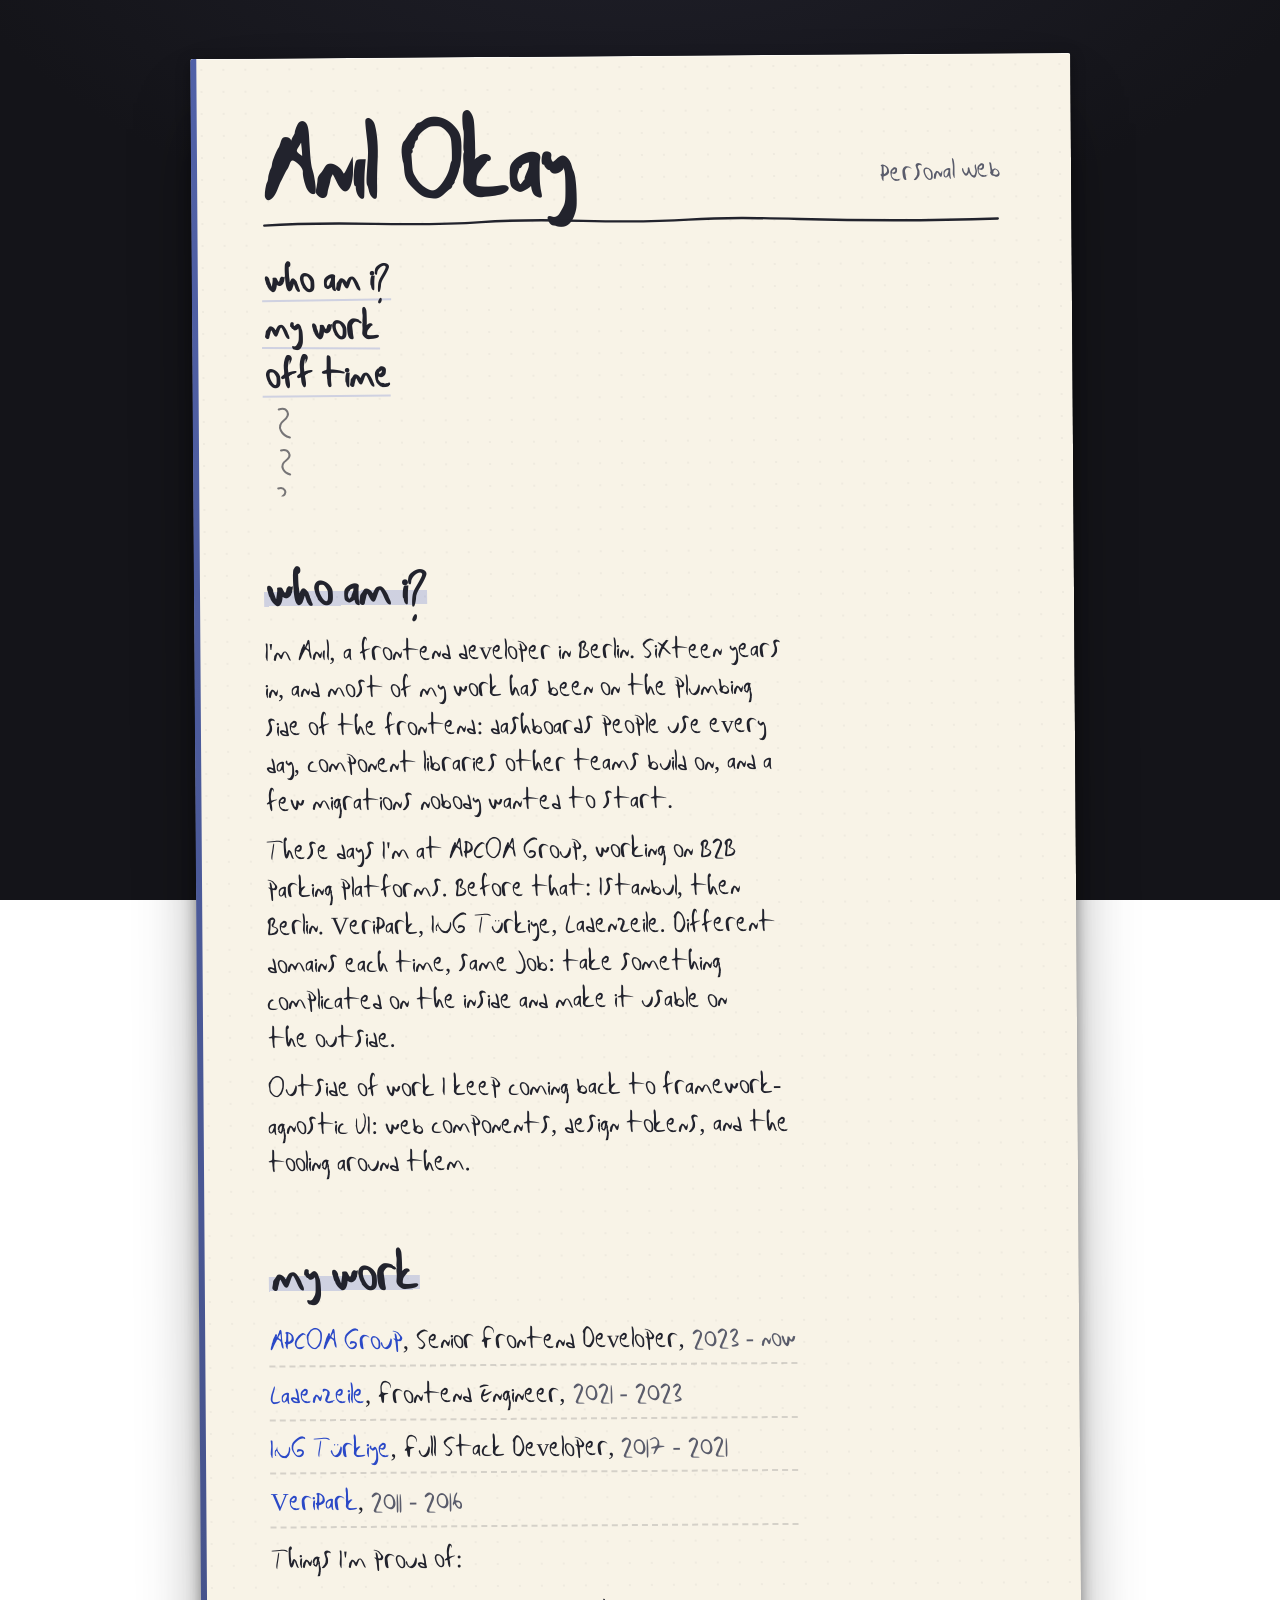
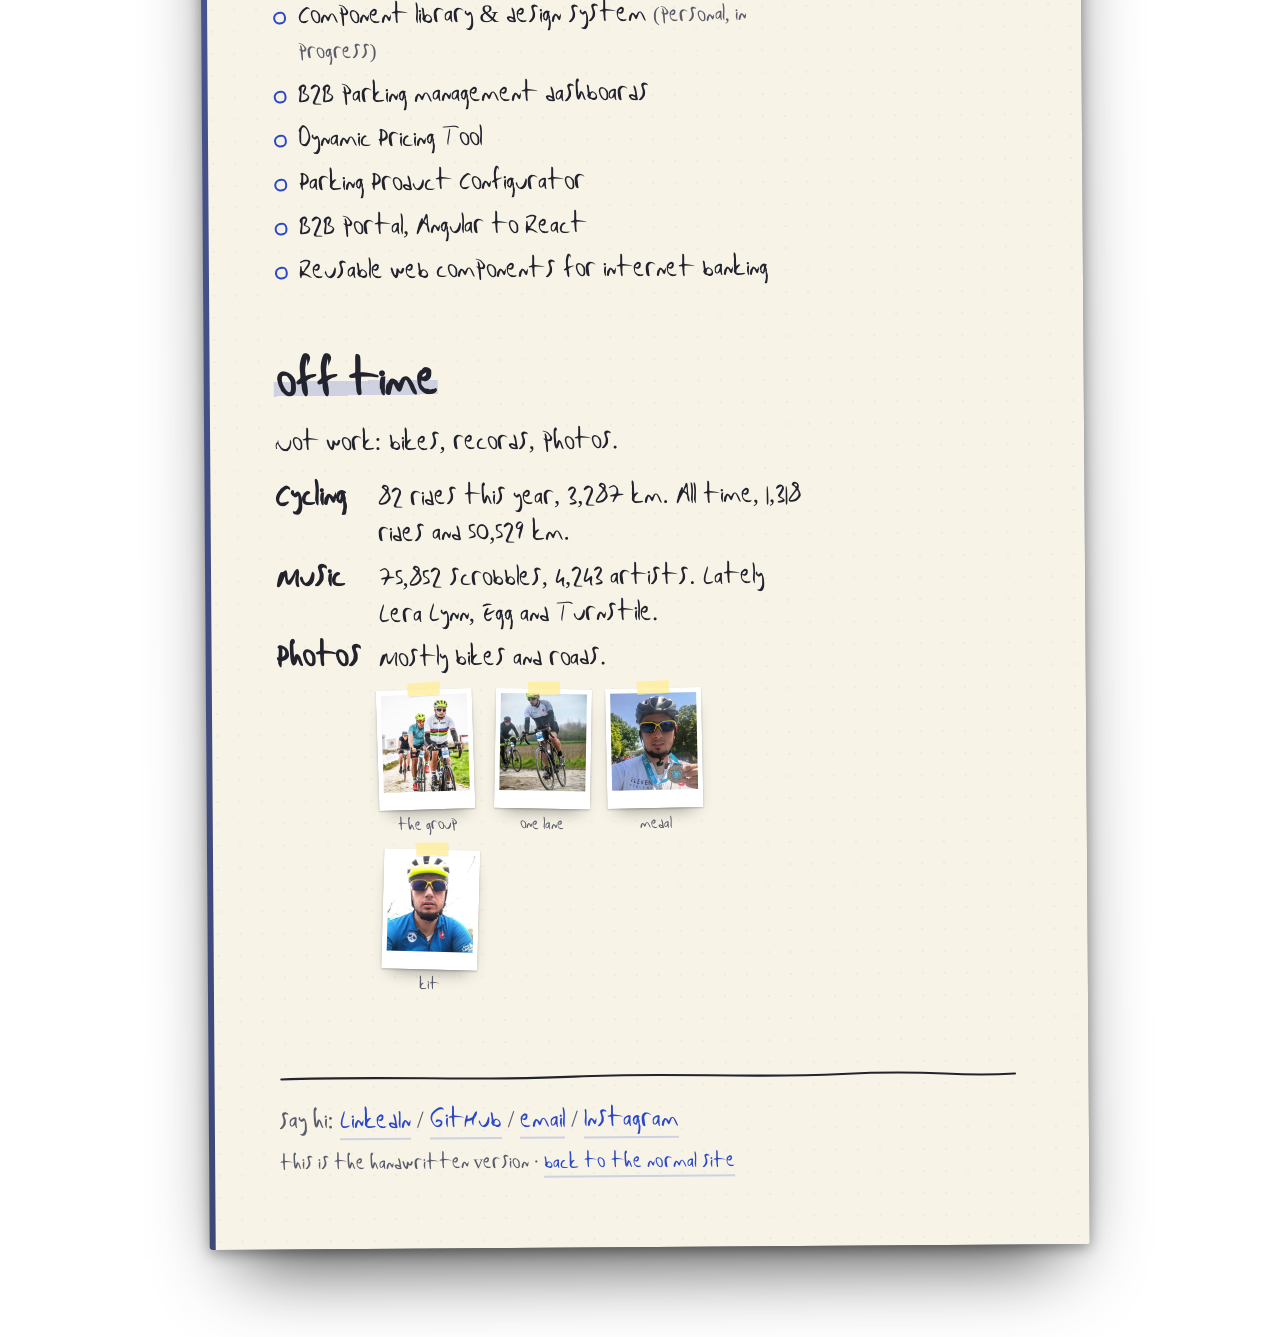
<file: index.html>
<!doctype html>
<html lang="en">
<head>
<meta charset="utf-8" />
<script>
  (function () {
    var q = location.search;
    if (q.indexOf('normal=1') > -1) { location.replace('/normal/'); return; }
    if (q.indexOf('retro=1') > -1) { location.replace('/retro/index2.htm'); }
  })();
</script>
<meta name="viewport" content="width=device-width, initial-scale=1" />
<title>Anıl Okay — Personal Web</title>
<meta name="description" content="Anıl Okay, frontend developer in Berlin. Who am I, my work, off time." />
<link rel="icon" href="/favicon.svg" type="image/svg+xml" />
<link rel="alternate icon" href="/favicon.ico" sizes="16x16 32x32 48x48" />
<link rel="preconnect" href="https://fonts.googleapis.com" />
<link rel="preconnect" href="https://fonts.gstatic.com" crossorigin />
<link href="https://fonts.googleapis.com/css2?family=Caveat:wght@400;600;700&family=Just+Another+Hand&display=swap" rel="stylesheet" />
<style>
  @font-face {
    font-family: 'Anil Hand';
    src: url('/fonts/AnilHand.ttf?v=4') format('truetype');
    font-display: swap;
  }
  :root{
    --paper:#f8f3e7;
    --ink:#22232d;
    --ink-soft:#5a5c6b;
    --pen:#2b49c7;
    --pen-soft:rgba(43,73,199,.20);
    --desk:#141419;
    --hand:"Anil Hand","Just Another Hand","Segoe Print","Bradley Hand",cursive;
    --marker:"Anil Hand","Caveat","Segoe Print","Bradley Hand",cursive;
  }
  *{box-sizing:border-box;}
  html{scroll-behavior:smooth;}
  body{
    margin:0;
    min-height:100vh;
    background:radial-gradient(1200px 700px at 50% -20%, #21212c 0%, var(--desk) 62%) fixed;
    font-family:var(--hand);
    color:var(--ink);
    display:grid;
    place-items:start center;
    padding:clamp(20px,5vw,56px) clamp(12px,3vw,28px) 90px;
    -webkit-font-smoothing:antialiased;
  }
  .paper{
    position:relative;
    width:min(880px,100%);
    background:var(--paper);
    background-image:radial-gradient(rgba(34,35,45,.045) 1px, transparent 1px);
    background-size:22px 22px;
    padding:clamp(30px,5vw,68px) clamp(26px,5.5vw,74px) clamp(40px,6vw,72px);
    border-radius:2px;
    box-shadow:
      0 1px 0 rgba(255,255,255,.6) inset,
      0 40px 80px -30px rgba(0,0,0,.8),
      0 4px 14px rgba(0,0,0,.35);
    transform:rotate(-.4deg);
  }
  /* the blue binding edge from the notepad */
  .paper::before{
    content:"";
    position:absolute; left:0; top:0; bottom:0; width:6px;
    background:linear-gradient(180deg,#33479c,#1d2a63);
    border-radius:3px 0 0 3px;
    opacity:.85;
  }
  .head{
    display:flex; align-items:flex-end; justify-content:space-between;
    gap:16px 28px; flex-wrap:wrap;
  }
  .name{
    font-family:var(--marker); font-weight:700;
    font-size:clamp(54px,10vw,92px); line-height:.86;
    margin:0; letter-spacing:-.01em;
  }
  .tag{
    font-size:clamp(18px,2.4vw,24px); color:var(--ink-soft);
    transform:rotate(-2deg); white-space:nowrap; padding-bottom:8px;
  }

  .rule{display:block; width:100%; height:14px; margin:16px 0 0; color:var(--ink);}
  .rule path{
    fill:none; stroke:currentColor; stroke-width:2.4; stroke-linecap:round;
    stroke-dasharray:1100; stroke-dashoffset:1100;
    animation:draw 1.3s ease .15s forwards;
  }
  @keyframes draw{to{stroke-dashoffset:0;}}

  .toc{display:flex; flex-direction:column; align-items:flex-start; gap:2px; margin:24px 0 4px;}
  .toc a{
    font-family:var(--marker); font-weight:600;
    font-size:clamp(26px,4vw,34px); line-height:1.3;
    color:var(--ink); text-decoration:none;
    position:relative; padding:0 2px;
    transform:rotate(-.5deg);
  }
  .toc a:nth-child(2){transform:rotate(.6deg);}
  .toc a:nth-child(3){transform:rotate(-.2deg);}
  .toc a::after{
    content:""; position:absolute; left:0; right:0; bottom:3px; height:3px;
    background:var(--pen-soft); border-radius:60% 40% 50% 50% / 50% 60% 40% 50%;
    transform:scaleX(0); transform-origin:left; transition:transform .18s ease;
  }
  .toc a:hover::after,.toc a:focus-visible::after{transform:scaleX(1);}
  .toc a:focus-visible{outline:2px dashed var(--pen); outline-offset:4px; border-radius:4px;}

  .squiggles{display:block; width:44px; height:92px; margin:6px 0 0 4px; color:var(--ink); opacity:.6;}
  .squiggles path{
    fill:none; stroke:currentColor; stroke-width:2; stroke-linecap:round;
    stroke-dasharray:120; stroke-dashoffset:120;
    animation:draw 1s ease .7s forwards;
  }

  .block{margin-top:clamp(38px,7vw,68px); max-width:66ch;}
  .block h2{
    font-family:var(--marker); font-weight:600;
    font-size:clamp(30px,4.8vw,44px); line-height:1.05;
    margin:0 0 10px; display:inline-block; padding:0 2px;
    transform:rotate(-.4deg);
    background:linear-gradient(180deg, transparent 58%, var(--pen-soft) 58%, var(--pen-soft) 90%, transparent 90%);
  }
  .block p{
    font-size:clamp(21px,2.5vw,25px); line-height:1.5;
    margin:12px 0; color:var(--ink); text-wrap:pretty;
  }

  a{color:var(--pen); text-decoration:none; border-bottom:2px solid var(--pen-soft);}
  a:hover{border-bottom-color:var(--pen);}
  a:focus-visible{outline:2px dashed var(--pen); outline-offset:3px;}

  .roles{list-style:none; padding:0; margin:18px 0 0; display:grid; gap:10px;}
  .roles li{
    font-size:clamp(21px,2.5vw,25px); line-height:1.35;
    padding-bottom:8px; border-bottom:2px dashed rgba(34,35,45,.16);
  }
  .roles .co{color:var(--pen);}
  .roles .when{color:var(--ink-soft);}

  .projects{list-style:none; padding:0; margin:18px 0 0; display:grid; gap:9px;}
  .projects li{font-size:clamp(21px,2.5vw,25px); line-height:1.4; padding-left:26px; position:relative;}
  .projects li::before{
    content:""; position:absolute; left:2px; top:.62em; width:9px; height:9px;
    border:2px solid var(--pen); border-radius:60% 40% 55% 45% / 50% 60% 40% 50%;
    transform:rotate(12deg);
  }
  .projects .note{color:var(--ink-soft); font-size:.82em;}

  .notes{display:grid; grid-template-columns:auto 1fr; gap:8px 18px; margin:18px 0 0;}
  .notes dt{font-family:var(--marker); font-weight:600; font-size:clamp(24px,3vw,30px); line-height:1.1;}
  .notes dd{margin:0; font-size:clamp(21px,2.5vw,25px); line-height:1.45;}

  .foot{margin-top:clamp(46px,8vw,80px);}
  .foot .rule{height:12px; margin:0 0 14px;}
  .foot p{font-size:clamp(20px,2.4vw,24px); color:var(--ink-soft); margin:0;}
  .foot .switch{font-size:clamp(16px,1.9vw,19px); margin-top:8px;}
  .foot a{color:var(--pen);}

  /* photos, taped into the page */
  .shots{list-style:none; padding:0; margin:16px 0 0; display:flex; flex-wrap:wrap; gap:16px 18px;}
  .shots .shot{
    all:unset; cursor:pointer; display:block; width:96px; position:relative;
    transform:rotate(var(--r,-1.4deg));
    transform-origin:50% 92%;
    transition:transform .5s cubic-bezier(.2,.9,.25,1.1);
  }
  .shots li:nth-child(2) .shot{--r:1.4deg;}
  .shots li:nth-child(3) .shot{--r:-.8deg;}
  .shots li:nth-child(4) .shot{--r:1.9deg;}
  .shots .shot:hover,.shots .shot:focus-visible{
    transform:perspective(700px) rotateX(8deg) rotate(-1.8deg) translateY(-20px) scale(1.07);
  }
  .shots .shot:focus-visible{outline:2px dashed var(--pen); outline-offset:4px;}
  .shots img{
    display:block; width:100%; aspect-ratio:4/5; object-fit:cover; background:#fff;
    padding:5px 5px 18px;
    box-shadow:0 1px 2px rgba(0,0,0,.2), 0 10px 18px -10px rgba(0,0,0,.45);
    transition:box-shadow .38s ease;
  }
  .shots .shot:hover img,.shots .shot:focus-visible img{
    box-shadow:0 30px 40px -14px rgba(0,0,0,.6), 0 8px 16px rgba(0,0,0,.2);
  }
  .shots .cap{display:block; margin-top:6px; text-align:center; font-size:15px; line-height:1.15; color:var(--ink-soft);}
  .shots .shot::before{
    content:""; position:absolute; z-index:2; top:-7px; left:50%; width:32px; height:13px;
    transform:translateX(-50%) rotate(-2deg);
    background:rgba(255,238,150,.75); box-shadow:0 1px 1px rgba(0,0,0,.08);
    transition:opacity .22s ease, transform .35s ease;
  }
  .shots .shot:hover::before,.shots .shot:focus-visible::before{
    opacity:0; transform:translateX(-50%) translateY(-9px) rotate(-9deg);
  }
  .peek{
    position:fixed; left:0; top:0; z-index:40; width:min(300px,40vw);
    pointer-events:none; opacity:0; transform:translate(-50%,-50%) rotate(-6deg) scale(.9);
    transition:opacity .18s ease, transform .42s cubic-bezier(.18,.9,.24,1.12), box-shadow .42s ease;
    background:#fff; padding:8px 8px 26px;
    box-shadow:0 8px 14px -8px rgba(0,0,0,.4);
  }
  .peek.on{opacity:1; transform:translate(-50%,-50%) rotate(-2deg) scale(1);
    box-shadow:0 34px 52px -16px rgba(0,0,0,.62), 0 6px 14px rgba(0,0,0,.2);}
  .peek.on img{animation:floaty 5.5s ease-in-out infinite;}
  @keyframes floaty{0%,100%{transform:translateY(0) rotate(0)}50%{transform:translateY(-4px) rotate(.3deg)}}
  @keyframes jostle{
    0%{transform:translate(-50%,-50%) rotate(-2deg) scale(1)}
    18%{transform:translate(calc(-50% - 3px),calc(-50% + 2px)) rotate(-3.2deg) scale(1)}
    36%{transform:translate(calc(-50% + 3px),calc(-50% - 2px)) rotate(-.8deg) scale(1.004)}
    54%{transform:translate(calc(-50% - 2px),calc(-50% - 1px)) rotate(-2.8deg) scale(1)}
    72%{transform:translate(calc(-50% + 1.5px),calc(-50% + 1px)) rotate(-1.4deg) scale(1)}
    88%{transform:translate(calc(-50% - .5px),calc(-50% + .5px)) rotate(-2.2deg) scale(1)}
    100%{transform:translate(-50%,-50%) rotate(-2deg) scale(1)}
  }
  .peek.shake{animation:jostle .3s cubic-bezier(.36,.07,.19,.97);}
  .peek img{display:block; width:100%; aspect-ratio:4/5; object-fit:cover; background:#eee;}
  .peek .pcap{display:block; margin-top:7px; text-align:center; font-size:20px; line-height:1.1; color:var(--ink);}
  .peek::before{
    content:""; position:absolute; top:-9px; left:50%; width:56px; height:16px;
    transform:translateX(-50%) rotate(-3deg);
    background:rgba(255,238,150,.8); box-shadow:0 1px 1px rgba(0,0,0,.08);
  }
  .light{border:0; padding:0; background:transparent; max-width:min(92vw,640px);}
  .light::backdrop{background:rgba(18,18,24,.78);}
  .light figure{margin:0; background:#fff; padding:12px 12px 18px; box-shadow:0 40px 70px -24px rgba(0,0,0,.9);}
  .light img{display:block; width:100%; height:auto; max-height:72vh; object-fit:contain;}
  .light figcaption{margin-top:10px; text-align:center; font-size:22px; color:var(--ink);}
  .light .close{
    position:absolute; top:18px; right:18px; width:34px; height:34px; border-radius:50%;
    border:0; padding:0; background:rgba(248,243,231,.95); color:var(--ink);
    font-family:system-ui,-apple-system,"Segoe UI",sans-serif; font-size:20px; line-height:34px;
    text-align:center; cursor:pointer; box-shadow:0 2px 8px rgba(0,0,0,.3);
  }
  @media (hover:none){ .peek{display:none;} }

  /* now playing */
  .now{
    display:inline-flex; align-items:center; gap:10px; margin-top:12px;
    padding:6px 12px 6px 6px; max-width:100%;
    background:rgba(255,255,255,.6); border:1px solid rgba(34,35,45,.14); border-radius:3px;
    transform:rotate(-.5deg); box-shadow:0 2px 6px rgba(0,0,0,.06);
  }
  .now[hidden]{display:none;}
  .now .art{
    width:42px; height:42px; object-fit:cover; display:block; flex:none;
    transform:rotate(-1.5deg); box-shadow:0 2px 5px rgba(0,0,0,.22); background:#e9e3d4;
  }
  .now .art[hidden]{display:none;}
  .now .nowtext{display:flex; flex-direction:column; gap:2px; min-width:0;}
  .now .nowlabel{display:flex; align-items:center; gap:7px; font-size:14px; color:var(--ink-soft);}
  .now .track{font-size:19px; line-height:1.15; color:var(--ink); overflow:hidden; text-overflow:ellipsis; white-space:nowrap;}
  .now .eq{display:none; align-items:flex-end; gap:2px; height:13px;}
  .now.playing .eq{display:inline-flex;}
  .now .eq i{width:3px; height:5px; background:var(--pen); animation:eq .9s ease-in-out infinite;}
  .now .eq i:nth-child(2){animation-delay:.18s;}
  .now .eq i:nth-child(3){animation-delay:.36s;}
  .now.playing .nowlabel{color:var(--pen);}
  @keyframes eq{0%,100%{height:4px}50%{height:13px}}

  @media (max-width:640px){
    body{padding:0; background:var(--paper);}
    .paper{transform:none; box-shadow:none; border-radius:0; width:100%; background-image:none;}
    .paper::before{display:none;}
    .tag{padding-bottom:2px;}
    .notes{grid-template-columns:1fr; gap:2px 0;}
    .notes dt{margin-top:12px;}
    .shots{gap:14px 12px;}
    .shots li{width:calc(50% - 6px);}
    .shots .shot{width:100%;}
  }
  @media (prefers-reduced-motion:reduce){
    html{scroll-behavior:auto;}
    .rule path,.squiggles path{animation:none; stroke-dashoffset:0;}
    .peek.on img{animation:none;}
    .peek.shake{animation:none;}
  }
</style>
</head>
<body>
  <main class="paper">
    <header class="head">
      <h1 class="name">Anıl Okay</h1>
      <span class="tag">Personal Web</span>
    </header>

    <svg class="rule" viewBox="0 0 800 14" preserveAspectRatio="none" aria-hidden="true">
      <path d="M3 8 C 92 3, 152 11, 238 6 S 372 10, 462 5 S 612 11, 797 6" />
    </svg>

    <nav class="toc" aria-label="Sections">
      <a href="#who">who am i?</a>
      <a href="#work">my work</a>
      <a href="#off">off time</a>
    </nav>

    <svg class="squiggles" viewBox="0 0 44 92" aria-hidden="true">
      <path d="M12 5 c 8 -3 13 5 5 11 c -8 6 -2 15 6 17" />
      <path d="M14 46 c 7 -2 12 5 5 10 c -7 5 -3 12 4 14" />
      <path d="M11 84 c 6 -2 10 4 4 8" />
    </svg>

    <section class="block" id="who">
      <h2>who am i?</h2>
      <p>I'm Anıl, a frontend developer in Berlin. Sixteen years in, and most of my work has been on the plumbing side of the frontend: dashboards people use every day, component libraries other teams build on, and a few migrations nobody wanted to start.</p>
      <p>These days I'm at APCOA Group, working on B2B parking platforms. Before that: Istanbul, then Berlin. VeriPark, ING Türkiye, Ladenzeile. Different domains each time, same job: take something complicated on the inside and make it usable on the outside.</p>
      <p>Outside of work I keep coming back to framework-agnostic UI: web components, design tokens, and the tooling around them.</p>
    </section>

    <section class="block" id="work">
      <h2>my work</h2>
      <ul class="roles">
        <li><span class="co">APCOA Group</span>, Senior Frontend Developer, <span class="when">2023 - now</span></li>
        <li><span class="co">Ladenzeile</span>, Frontend Engineer, <span class="when">2021 - 2023</span></li>
        <li><span class="co">ING Türkiye</span>, Full Stack Developer, <span class="when">2017 - 2021</span></li>
        <li><span class="co">VeriPark</span>, <span class="when">2011 - 2016</span></li>
      </ul>
      <p>Things I'm proud of:</p>
      <ul class="projects">
        <li>Component library &amp; design system <span class="note">(personal, in progress)</span></li>
        <li>B2B parking management dashboards</li>
        <li>Dynamic Pricing Tool</li>
        <li>Parking Product Configurator</li>
        <li>B2B portal, Angular to React</li>
        <li>Reusable web components for internet banking</li>
      </ul>
    </section>

    <section class="block" id="off">
      <h2>off time</h2>
      <p>Not work: bikes, records, photos.</p>
      <dl class="notes">
        <dt>Cycling</dt>
        <dd>82 rides this year, 3,287 km. All time, 1,318 rides and 50,529 km.</dd>
        <dt>Music</dt>
        <dd>75,852 scrobbles, 4,243 artists. Lately Lera Lynn, Egg and Turnstile.
          <div class="now" id="now" hidden>
            <img class="art" alt="Album art" loading="lazy" />
            <div class="nowtext">
              <span class="nowlabel"><span class="eq" aria-hidden="true"><i></i><i></i><i></i></span><span id="nowlabel">now listening</span></span>
              <span class="track" id="nowtrack"></span>
            </div>
          </div>
        </dd>
        <dt>Photos</dt>
        <dd>Mostly bikes and roads.
          <ul class="shots">
            <li><button class="shot" type="button" data-shot="/photos/group-ride.jpg" data-caption="the group, strung out"><img src="/photos/group-ride.jpg" alt="A group of cyclists on a gravel road" loading="lazy"><span class="cap">the group</span></button></li>
            <li><button class="shot" type="button" data-shot="/photos/country-road.jpg" data-caption="two riders, one lane"><img src="/photos/country-road.jpg" alt="Two cyclists on a country lane" loading="lazy"><span class="cap">one lane</span></button></li>
            <li><button class="shot" type="button" data-shot="/photos/after-the-ride.jpg" data-caption="medal in hand"><img src="/photos/after-the-ride.jpg" alt="A rider holding a finisher medal" loading="lazy"><span class="cap">medal</span></button></li>
            <li><button class="shot" type="button" data-shot="/photos/jersey.jpg" data-caption="kit on, ready to go"><img src="/photos/jersey.jpg" alt="A cyclist in full kit" loading="lazy"><span class="cap">kit</span></button></li>
          </ul>
        </dd>
      </dl>
    </section>

    <footer class="foot">
      <svg class="rule" viewBox="0 0 800 14" preserveAspectRatio="none" aria-hidden="true">
        <path d="M3 7 C 120 3, 210 11, 320 6 S 500 10, 610 5 S 720 10, 797 6" />
      </svg>
      <p>say hi: <a href="https://www.linkedin.com/in/anilokay/">LinkedIn</a> / <a href="https://github.com/justbasicfacts">GitHub</a> / <a href="mailto:okayster@gmail.com">email</a> / <a href="https://www.instagram.com/justbasicfacts/">Instagram</a></p>
      <p class="switch">this is the handwritten version · <a href="/normal/">back to the normal site</a></p>
    </footer>
  </main>

  <div class="peek" id="peek" aria-hidden="true"><img alt=""><span class="pcap"></span></div>

  <dialog class="light" id="light">
    <figure>
      <img alt="">
      <figcaption></figcaption>
    </figure>
    <button class="close" type="button" aria-label="Close">×</button>
  </dialog>

  <script>
    (function () {
      var peek = document.getElementById('peek');
      var peekImg = peek.querySelector('img');
      var peekCap = peek.querySelector('.pcap');
      var light = document.getElementById('light');
      var lightImg = light.querySelector('img');
      var lightCap = light.querySelector('figcaption');

      var lastPt = null, lastShake = 0;

      function place(x, y) {
        var w = peek.offsetWidth || 300;
        var h = peek.offsetHeight || 380;
        var px = Math.min(window.innerWidth - w / 2 - 12, Math.max(w / 2 + 12, x + w * 0.62));
        var py = Math.min(window.innerHeight - h / 2 - 12, Math.max(h / 2 + 12, y));
        peek.style.left = px + 'px';
        peek.style.top = py + 'px';
      }

      Array.prototype.forEach.call(document.querySelectorAll('.shot'), function (btn) {
        var src = btn.getAttribute('data-shot');
        var cap = btn.getAttribute('data-caption');

        btn.addEventListener('pointerenter', function (e) {
          peekImg.src = src;
          peekImg.alt = cap;
          peekCap.textContent = cap;
          place(e.clientX, e.clientY);
          peek.classList.add('on');
          lastPt = { x: e.clientX, y: e.clientY, t: performance.now() };
        });
        btn.addEventListener('pointermove', function (e) {
          place(e.clientX, e.clientY);
          var now = performance.now();
          if (lastPt) {
            var dt = Math.max(6, now - lastPt.t);
            var v = Math.hypot(e.clientX - lastPt.x, e.clientY - lastPt.y) / dt * 1000;
            if (v > 1500 && now - lastShake > 380) {
              lastShake = now;
              peek.classList.remove('shake');
              void peek.offsetWidth;
              peek.classList.add('shake');
            }
          }
          lastPt = { x: e.clientX, y: e.clientY, t: now };
        });
        btn.addEventListener('pointerleave', function () {
          peek.classList.remove('on');
        });
        btn.addEventListener('focus', function () {
          var r = btn.getBoundingClientRect();
          place(r.right, r.top + r.height / 2);
          peek.classList.add('on');
        });
        btn.addEventListener('blur', function () {
          peek.classList.remove('on');
        });

        btn.addEventListener('click', function () {
          lightImg.src = src;
          lightImg.alt = cap;
          lightCap.textContent = cap;
          if (typeof light.showModal === 'function') light.showModal();
          else light.setAttribute('open', '');
        });
      });

      peek.addEventListener('animationend', function () {
        peek.classList.remove('shake');
      });

      light.addEventListener('click', function (e) {
        if (e.target === light) light.close();
      });
      light.querySelector('.close').addEventListener('click', function () {
        light.close();
      });
    })();
  </script>

  <script>
    /* live now playing, straight from Last.fm */
    (function () {
      var box = document.getElementById('now');
      if (!box) return;
      var KEY = 'fdf336d306ae49b6261ea05acbcbebb7';
      if (!KEY || KEY.charAt(0) === '_') return;

      var label = document.getElementById('nowlabel');
      var trackEl = document.getElementById('nowtrack');
      var art = box.querySelector('.art');
      var url = 'https://ws.audioscrobbler.com/2.0/?method=user.getrecenttracks'
        + '&user=justbasicfacts&format=json&limit=1&api_key=' + encodeURIComponent(KEY);

      function render() {
        fetch(url, { cache: 'no-store' })
          .then(function (r) { return r.ok ? r.json() : null; })
          .then(function (data) {
            var list = data && data.recenttracks && data.recenttracks.track;
            var t = list && (list.length ? list[0] : list);
            if (!t) { box.hidden = true; return; }

            var playing = !!(t['@attr'] && t['@attr'].nowplaying === 'true');
            var artist = t.artist && (t.artist['#text'] || t.artist);
            if (typeof artist !== 'string') artist = '';

            label.textContent = playing ? 'now listening' : 'last listened';
            box.classList.toggle('playing', playing);
            trackEl.textContent = artist ? artist + ' · ' + t.name : t.name;

            var imgs = t.image || [];
            var best = imgs[imgs.length - 1];
            var src = best && (best['#text'] || best);
            if (src && src.indexOf('2a96cbd8') === -1) {
              art.src = src;
              art.hidden = false;
            } else {
              art.hidden = true;
            }
            box.hidden = false;
          })
          .catch(function () { /* keep whatever is on screen */ });
      }

      render();
      setInterval(render, 60000);
    })();
  </script>
</body>
</html>
</file>
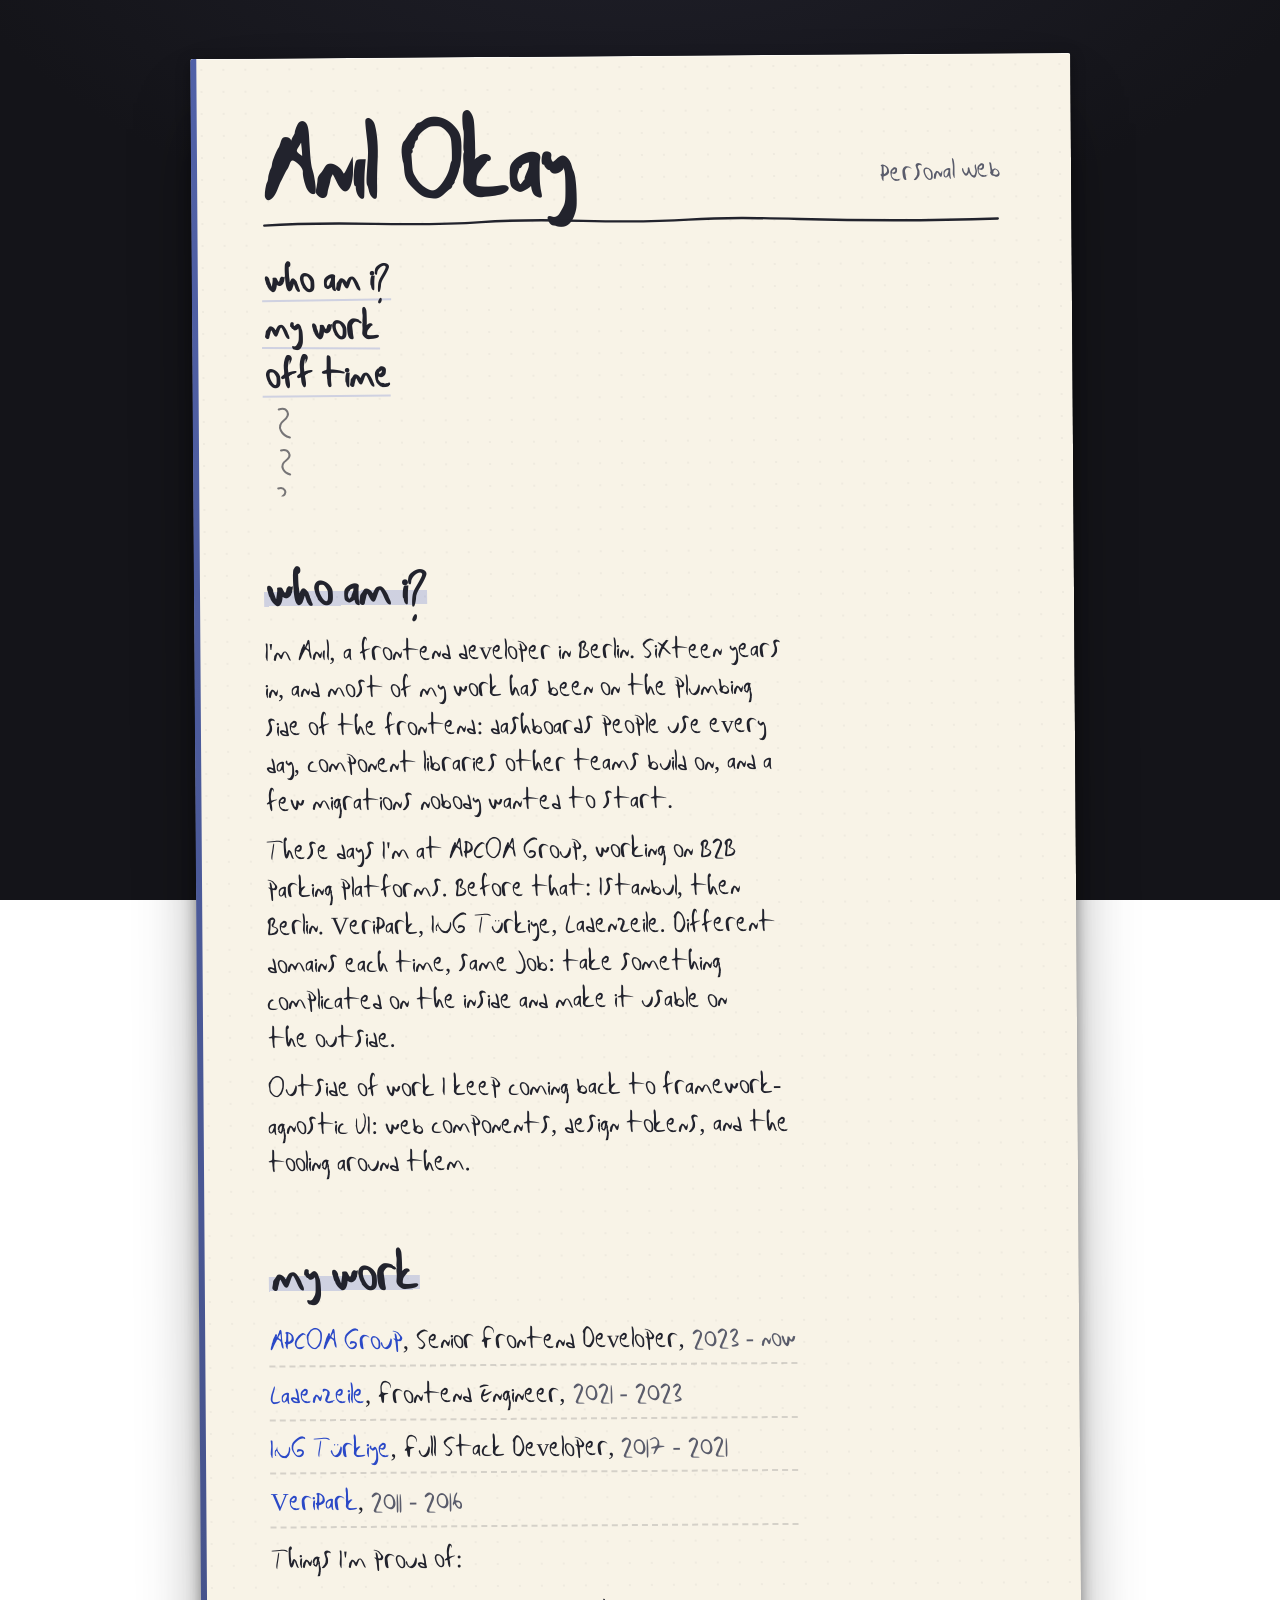
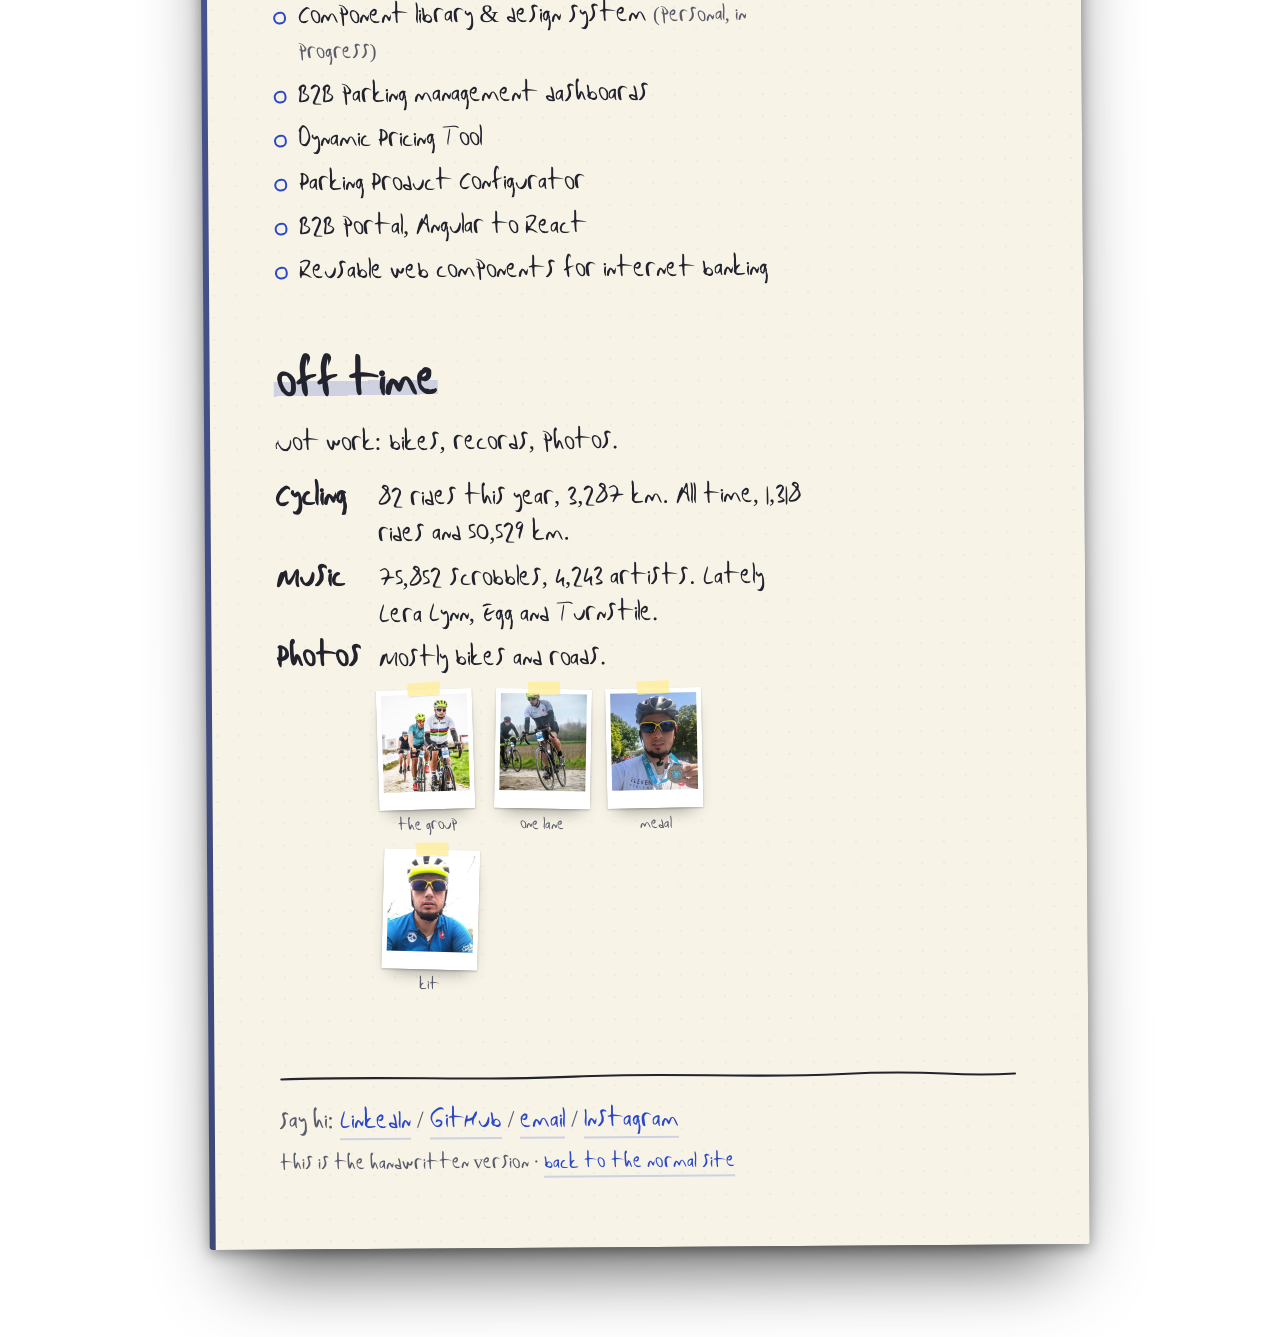
<file: handwritten/index.html>
<!doctype html>
<html lang="en">
<head>
<meta charset="utf-8" />
<title>Anıl Okay</title>
<meta name="robots" content="noindex" />
<link rel="canonical" href="/" />
<meta http-equiv="refresh" content="0; url=/?v=1" />
<script>location.replace('/?v=1' + location.hash);</script>
</head>
<body>
<p><a href="/?v=1">Continue to anilokay.com</a></p>
</body>
</html>
</file>
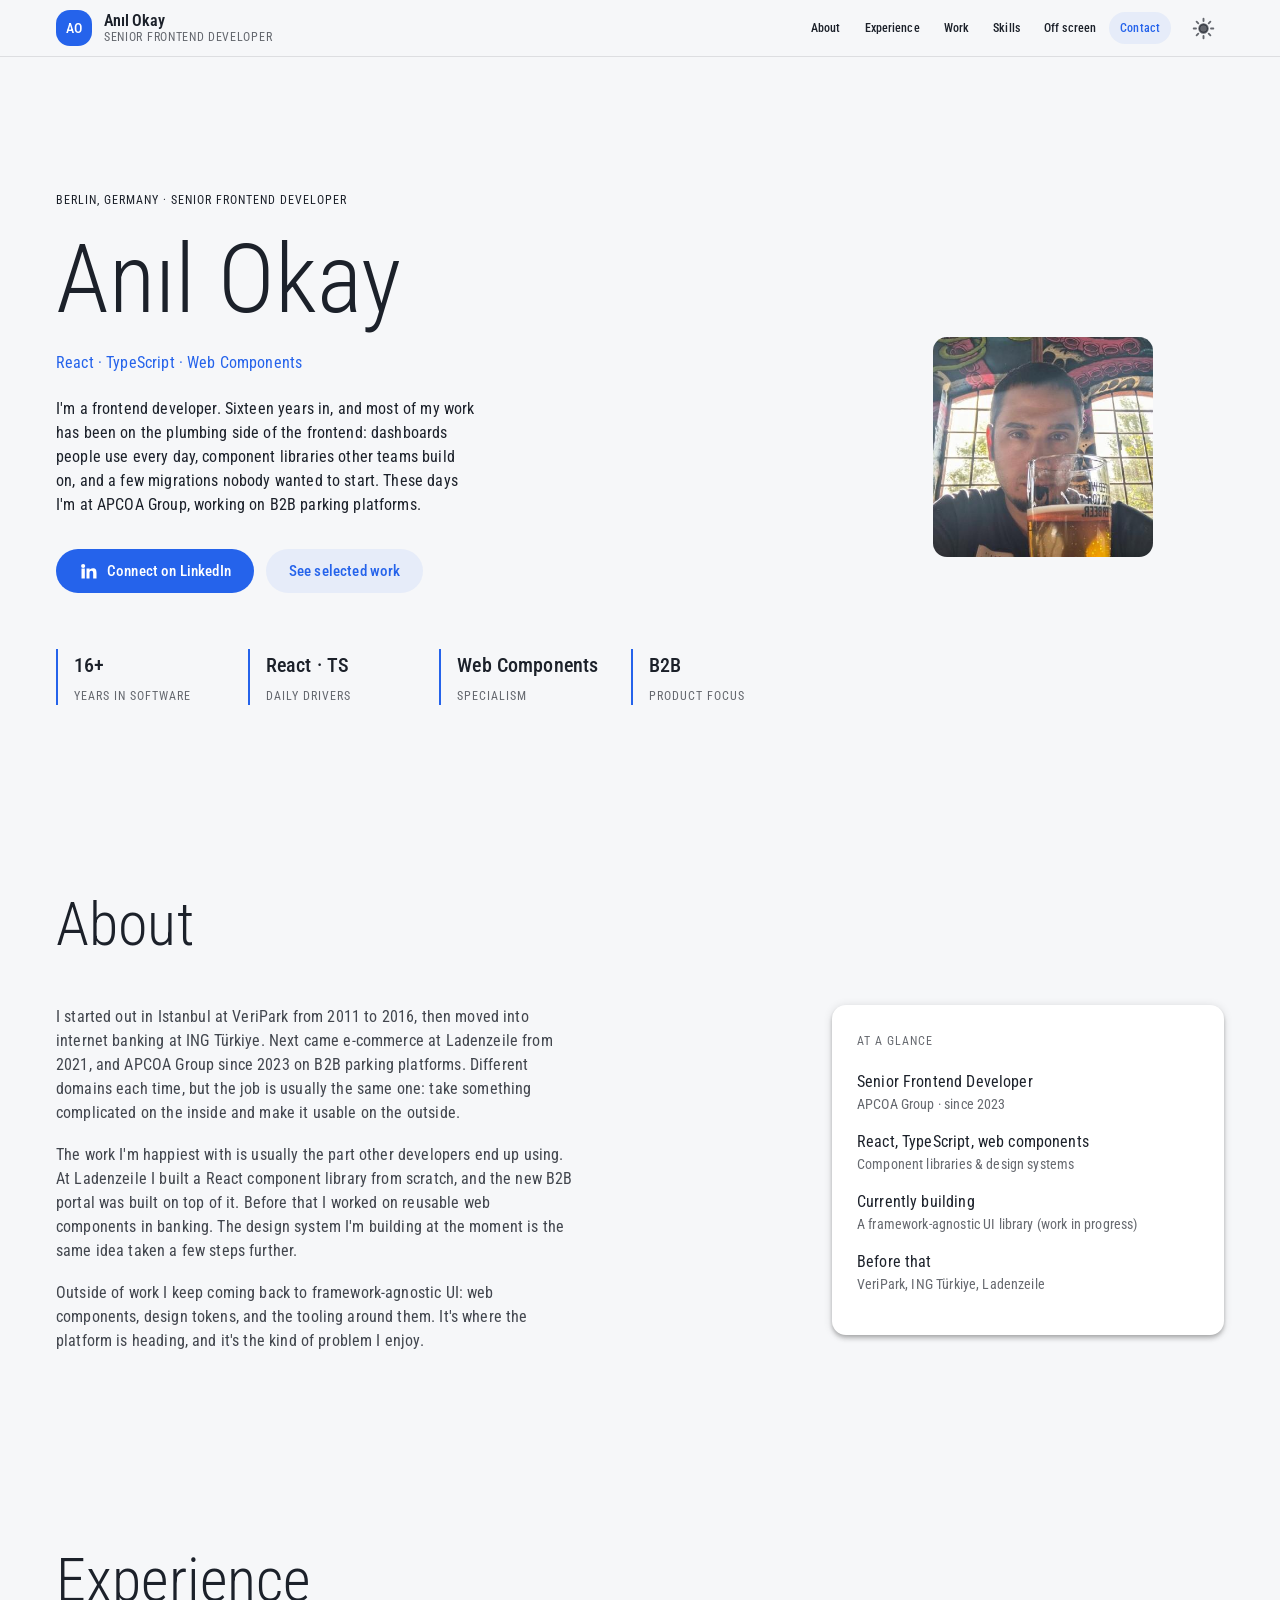
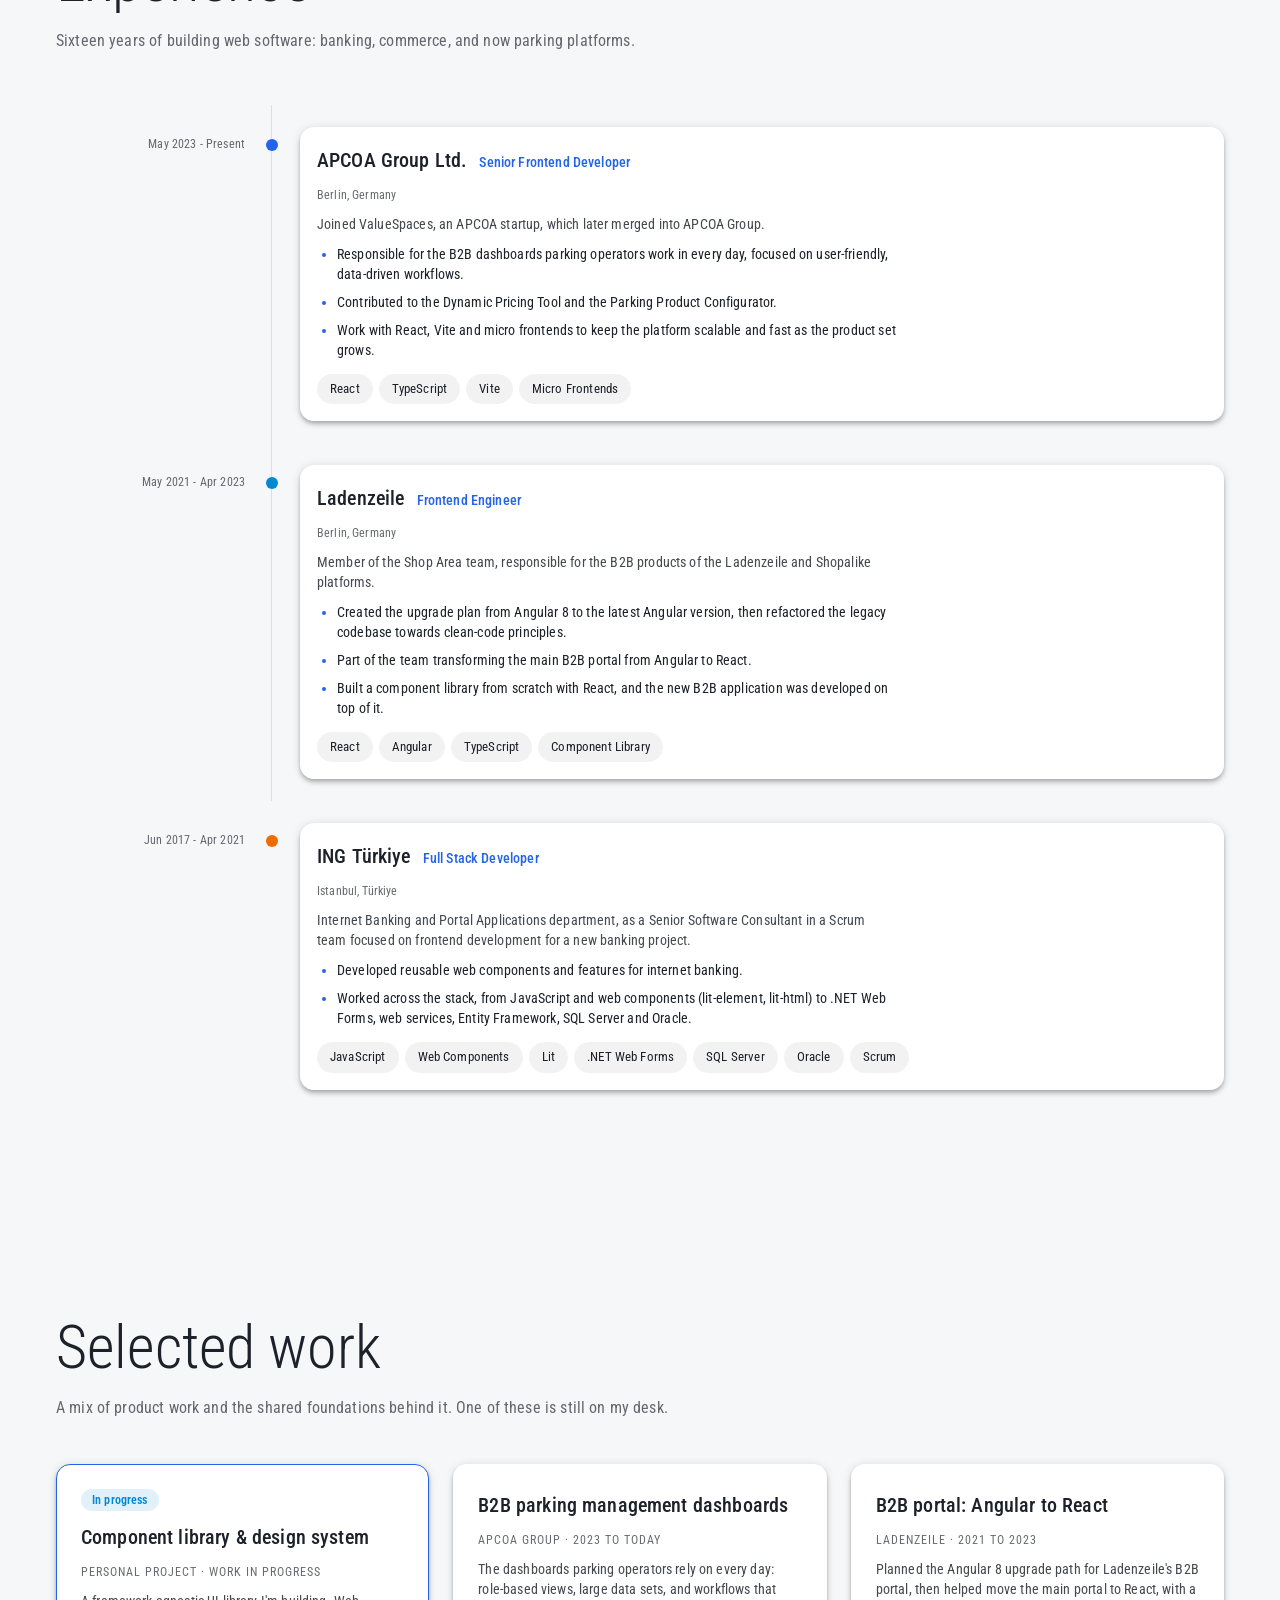
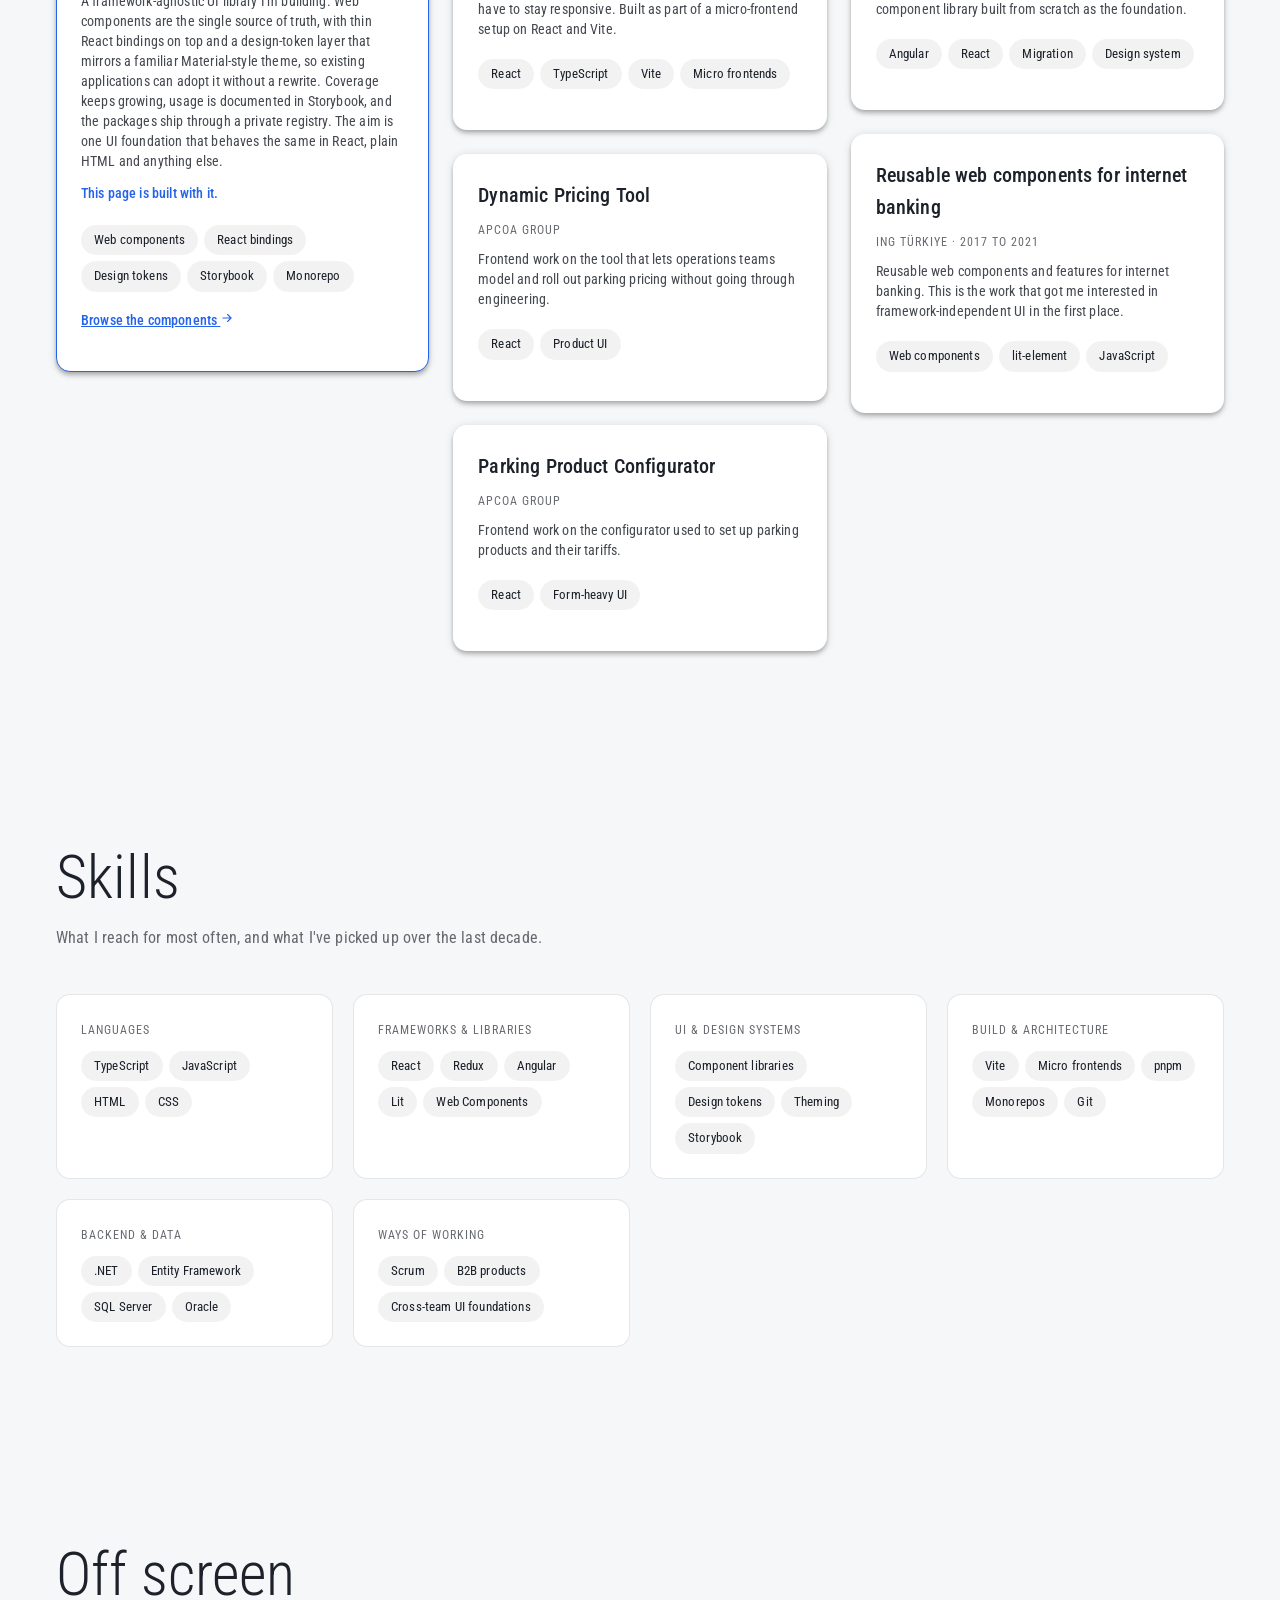
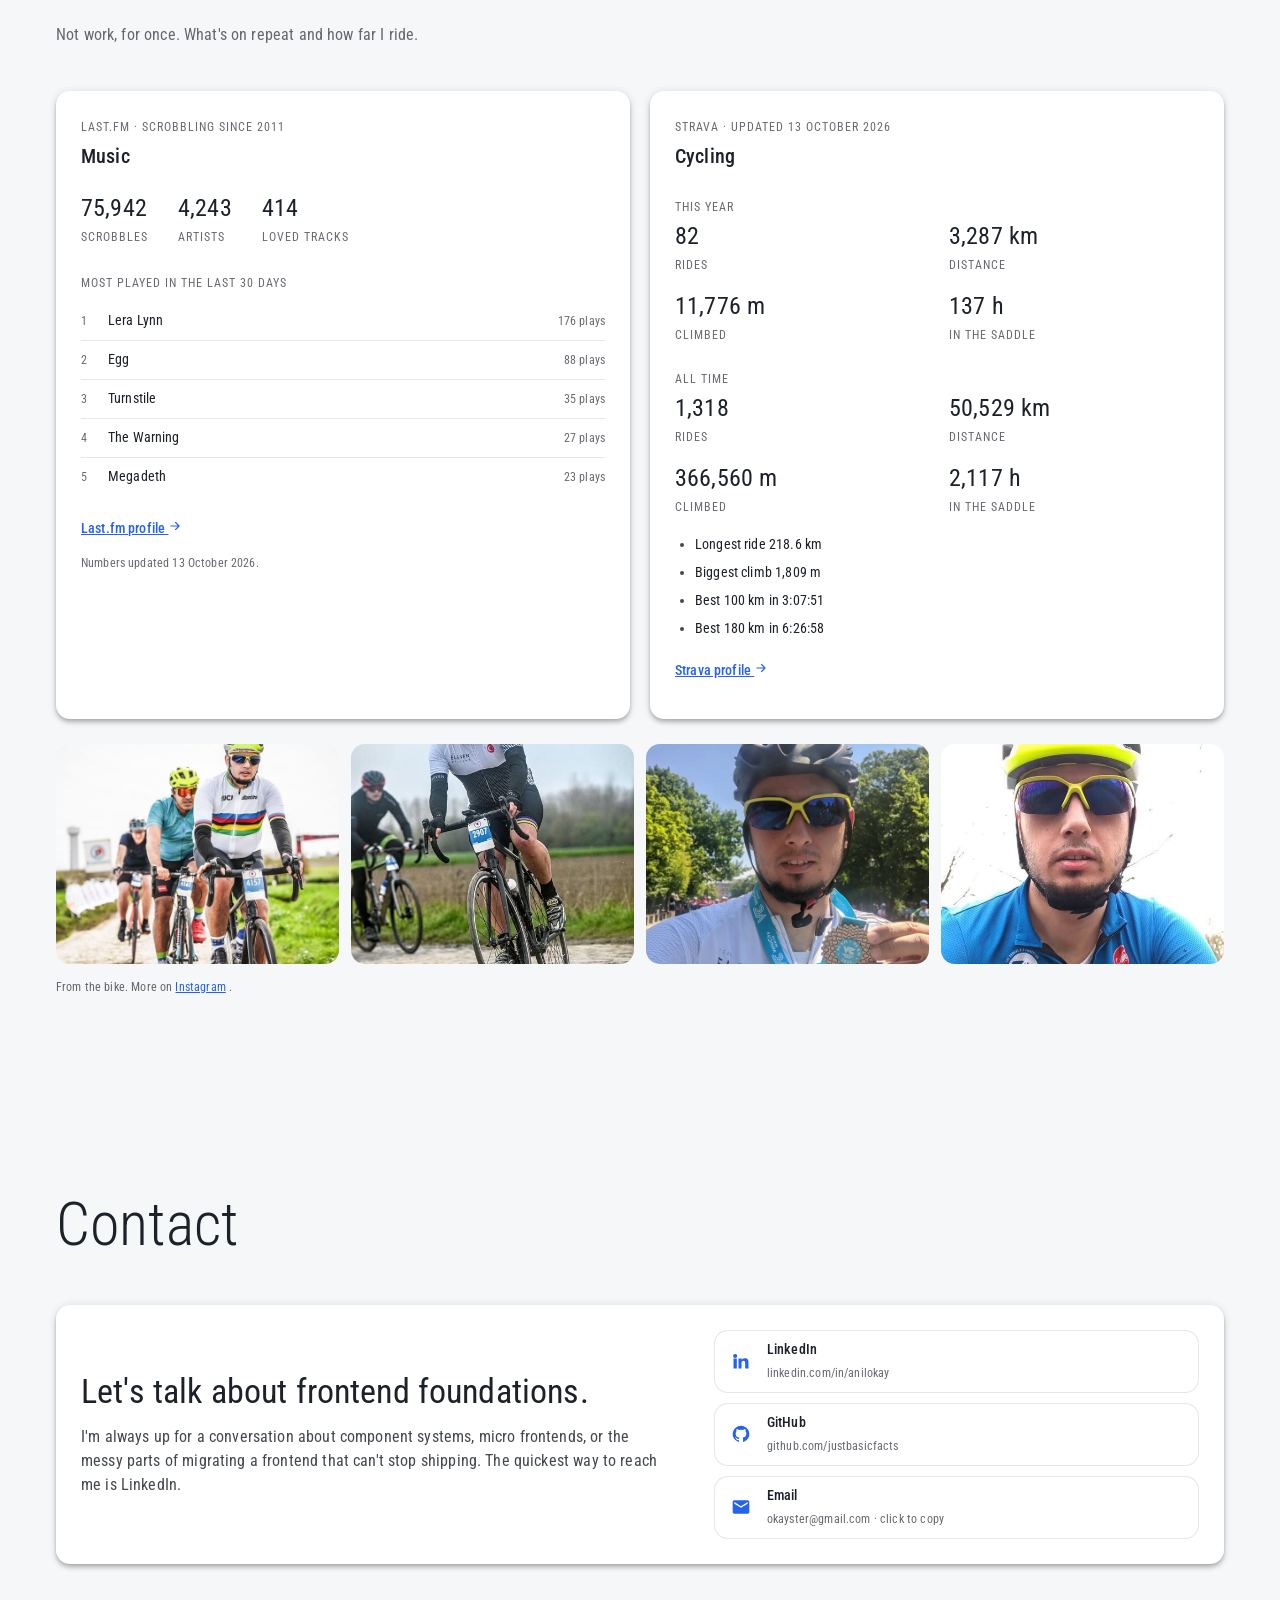
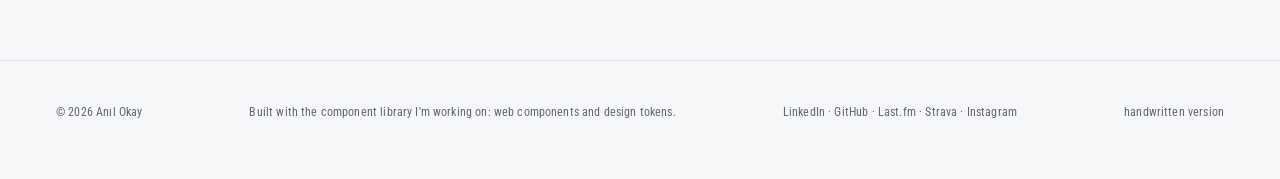
<file: normal/index.html>
<!doctype html>
<html lang="en" data-theme="dark">
  <head>
    <meta charset="utf-8" />
    <meta name="viewport" content="width=device-width, initial-scale=1" />
    <title>Anıl Okay - Senior Frontend Developer</title>
    <meta
      name="description"
      content="Senior frontend developer in Berlin. React, TypeScript and web components: 16 years of building B2B products, component libraries and design systems."
    />
    <link rel="canonical" href="https://justbasicfacts.github.io/normal/" />
    <meta name="author" content="Anıl Okay" />
    <meta property="og:type" content="website" />
    <meta property="og:title" content="Anıl Okay - Senior Frontend Developer" />
    <meta
      property="og:description"
      content="React, TypeScript and web components. 16 years of building B2B products, component libraries and design systems."
    />
    <meta property="og:url" content="https://justbasicfacts.github.io/normal/" />
    <meta name="twitter:card" content="summary" />
    <meta name="theme-color" content="#0a0c0f" />
    <link rel="icon" href="/favicon.svg" type="image/svg+xml" />
    <link rel="alternate icon" href="/favicon.ico" sizes="16x16 32x32 48x48" />
    <!--
      Roboto Condensed, self-hosted: one variable file per subset instead of a
      render-blocking third-party stylesheet, so the text can paint as soon as
      the document and its own CSS arrive.
    -->
    <link
      rel="preload"
      href="/fonts/roboto-condensed-latin.woff2"
      as="font"
      type="font/woff2"
      crossorigin
    />
    <style>
      @font-face {
        font-family: 'Roboto Condensed';
        font-style: normal;
        font-weight: 300 700;
        font-display: swap;
        src: url('/fonts/roboto-condensed-latin-ext.woff2') format('woff2');
        unicode-range: U+0100-02BA, U+02BD-02C5, U+02C7-02CC, U+02CE-02D7,
          U+02DD-02FF, U+0304, U+0308, U+0329, U+1D00-1DBF, U+1E00-1E9F,
          U+1EF2-1EFF, U+2020, U+20A0-20AB, U+20AD-20C4, U+2113, U+2C60-2C7F,
          U+A720-A7FF;
      }
      @font-face {
        font-family: 'Roboto Condensed';
        font-style: normal;
        font-weight: 300 700;
        font-display: swap;
        src: url('/fonts/roboto-condensed-latin.woff2') format('woff2');
        unicode-range: U+0000-00FF, U+0131, U+0152-0153, U+02BB-02BC, U+02C6,
          U+02DA, U+02DC, U+0304, U+0308, U+0329, U+2000-206F, U+20AC, U+2122,
          U+2191, U+2193, U+2212, U+2215, U+FEFF, U+FFFD;
      }
    </style>
    <script type="module" crossorigin src="/assets/index-BD7HR1mz.js"></script>
    <link rel="stylesheet" crossorigin href="/assets/index-sS-CO9Ph.css">
  </head>
  <body>
    <a class="skip-link" href="#main">Skip to content</a>
    <site-page></site-page>
  </body>
</html>
</file>
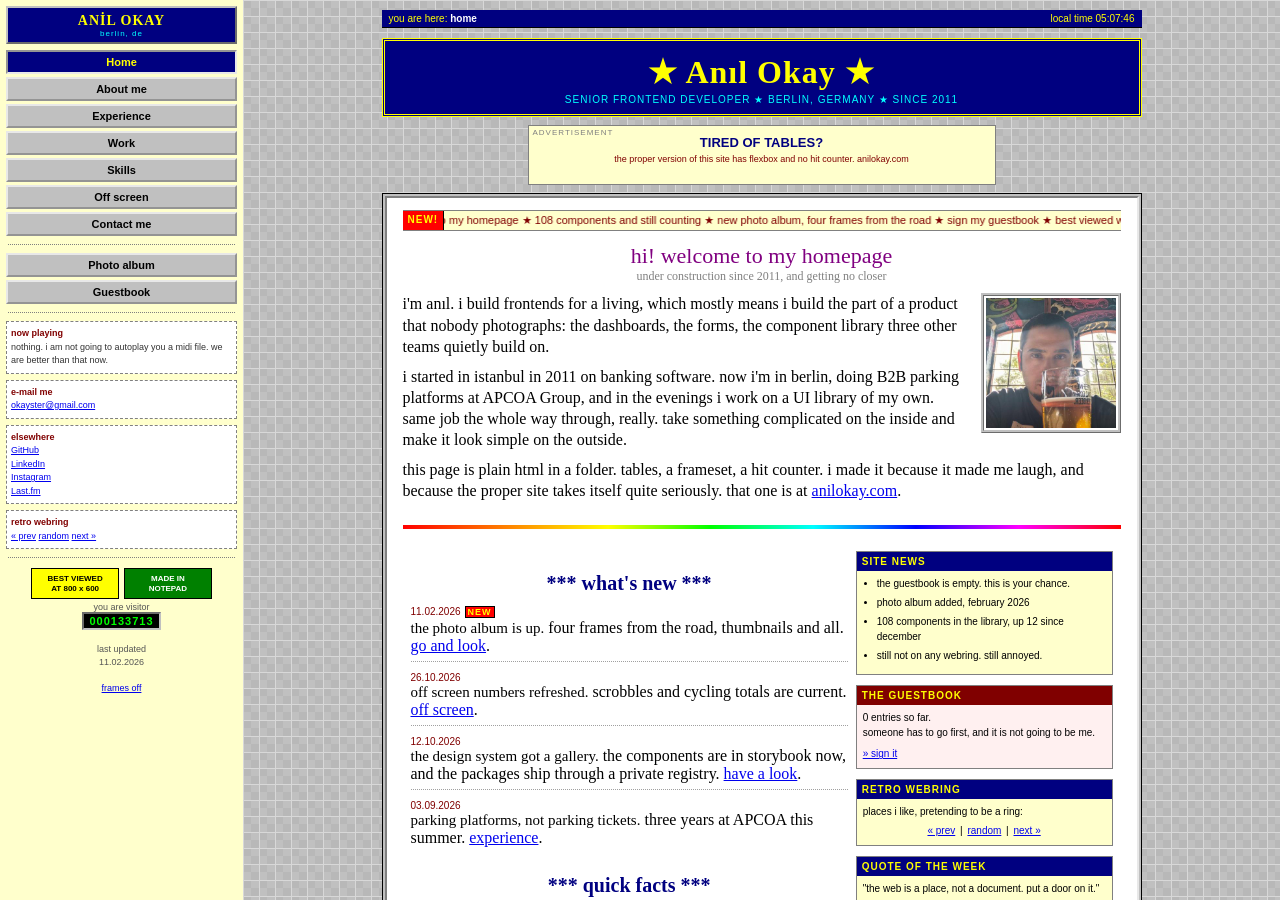
<file: retro/index.htm>
<!DOCTYPE HTML PUBLIC "-//W3C//DTD HTML 4.01 Frameset//EN" "http://www.w3.org/TR/html4/frameset.dtd">
<html>
<head>
	<title>&#9733; An&#305;l Okay &#9733;</title>
	<meta http-equiv="Content-Type" content="text/html; charset=utf-8">
	<meta name="robots" content="noindex">
	<meta name="description" content="An&#305;l Okay, senior frontend developer in Berlin. Retro edition.">
	<meta name="GENERATOR" content="hand written, in the spirit of 1997">
	<meta name="viewport" content="width=device-width, initial-scale=1">
	<script>
		// A frame set is a terrible thing to hand a phone. Narrow screens get
		// the plain page, which carries its own nav at the top and the bottom.
		if (Math.min(window.innerWidth, screen.width) < 760) { location.replace('index2.htm'); }
	</script>
	<!--
	  A second face for the same portfolio: a frame set, a beveled menu and
	  content in tables. Not the published site, a local variation.
	-->
</head>

<frameset cols="19%,81%" framespacing="0" border="0" frameborder="0">
	<frame src="menu.htm" scrolling="auto" marginwidth="0" noresize name="sol" border="1" bordercolor="#808080">
	<frame src="index2.htm" scrolling="auto" marginwidth="0" noresize name="sag" border="1" bordercolor="#808080">
</frameset>

<noframes>
<body bgcolor="#c0c0c0" text="#000000" link="#0000ee" vlink="#551a8b" alink="#ff0000" topmargin="0" leftmargin="0">

<p align="center">
this homepage needs a browser that can draw frames. if yours cannot, the
pages are all here anyway, just without the menu on the left.</p>
<p align="center"><b><a href="index2.htm" target="_self">ENTER THE NO FRAME SITE</a></b></p>

</body>
</noframes>

</html>
</file>
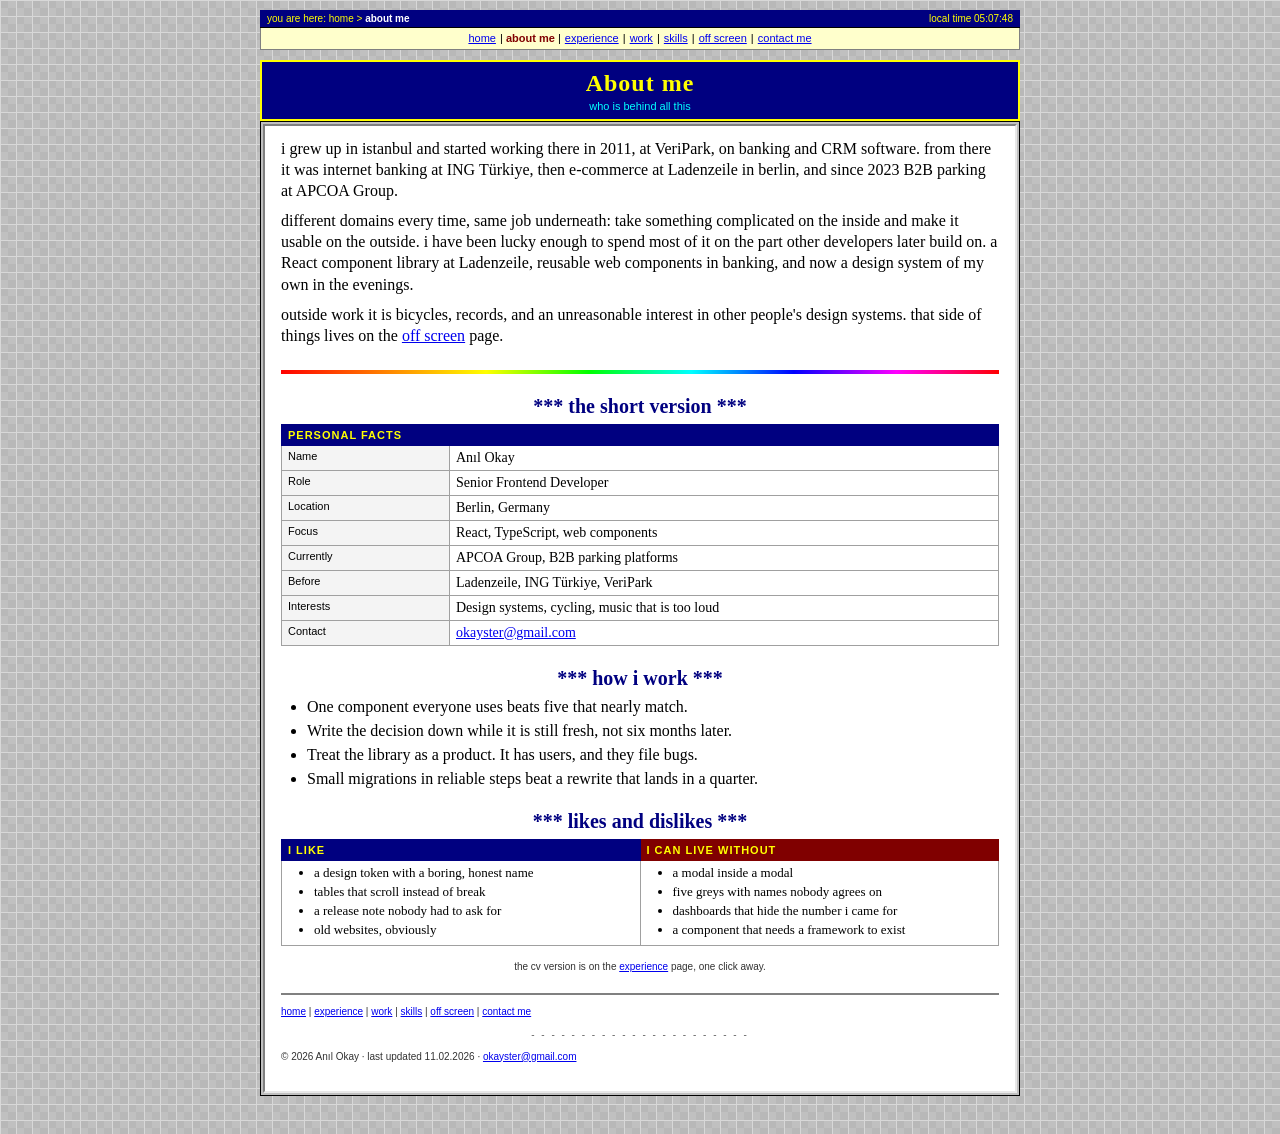
<file: retro/about.htm>
<!DOCTYPE HTML PUBLIC "-//W3C//DTD HTML 4.01 Transitional//EN">
<html>
<head>
	<title>&#9733; An&#305;l Okay - about me</title>
	<meta http-equiv="Content-Type" content="text/html; charset=utf-8">
	<meta name="robots" content="noindex">
	<meta name="viewport" content="width=device-width, initial-scale=1">
	<link rel="stylesheet" href="retro.css">
	<script src="retro.js" defer></script>
</head>

<body class="page">

<div class="wrap">

<div class="topbar">
	<span class="clock">local time <span id="clock">--:--:--</span></span>
	you are here: home &gt; <b>about me</b>
</div>

<div class="strip">
	<a href="index2.htm">home</a> |
	<b>about me</b> |
	<a href="experience.htm">experience</a> |
	<a href="work.htm">work</a> |
	<a href="skills.htm">skills</a> |
	<a href="offscreen.htm">off screen</a> |
	<a href="contact.htm">contact me</a>
</div>

<div class="masthead sub">
	<h1>About me</h1>
	<div class="subtitle">who is behind all this</div>
</div>

<div class="frame">
<div class="sheet">

<p>i grew up in istanbul and started working there in 2011, at VeriPark, on banking and CRM
software. from there it was internet banking at ING T&#252;rkiye, then e-commerce at Ladenzeile
in berlin, and since 2023 B2B parking at APCOA Group.</p>

<p>different domains every time, same job underneath: take something complicated on the
inside and make it usable on the outside. i have been lucky enough to spend most of it on
the part other developers later build on. a React component library at Ladenzeile, reusable
web components in banking, and now a design system of my own in the evenings.</p>

<p>outside work it is bicycles, records, and an unreasonable interest in other people's
design systems. that side of things lives on the <a href="offscreen.htm">off screen</a> page.</p>

<div class="clear"></div>

<hr>

<h2>*** the short version ***</h2>

<table class="box">
	<tr><td class="head" colspan="2">personal facts</td></tr>
	<tr><td class="k">Name</td><td>An&#305;l Okay</td></tr>
	<tr><td class="k">Role</td><td>Senior Frontend Developer</td></tr>
	<tr><td class="k">Location</td><td>Berlin, Germany</td></tr>
	<tr><td class="k">Focus</td><td>React, TypeScript, web components</td></tr>
	<tr><td class="k">Currently</td><td>APCOA Group, B2B parking platforms</td></tr>
	<tr><td class="k">Before</td><td>Ladenzeile, ING T&#252;rkiye, VeriPark</td></tr>
	<tr><td class="k">Interests</td><td>Design systems, cycling, music that is too loud</td></tr>
	<tr><td class="k">Contact</td><td><a href="mailto:okayster@gmail.com">okayster@gmail.com</a></td></tr>
</table>

<h2>*** how i work ***</h2>

<ul>
	<li>One component everyone uses beats five that nearly match.</li>
	<li>Write the decision down while it is still fresh, not six months later.</li>
	<li>Treat the library as a product. It has users, and they file bugs.</li>
	<li>Small migrations in reliable steps beat a rewrite that lands in a quarter.</li>
</ul>

<h2>*** likes and dislikes ***</h2>

<table class="box">
	<tr>
		<td class="head" width="50%">i like</td>
		<td class="head red">i can live without</td>
	</tr>
	<tr>
		<td>
			<ul class="small" style="margin-bottom:0">
				<li>a design token with a boring, honest name</li>
				<li>tables that scroll instead of break</li>
				<li>a release note nobody had to ask for</li>
				<li>old websites, obviously</li>
			</ul>
		</td>
		<td>
			<ul class="small" style="margin-bottom:0">
				<li>a modal inside a modal</li>
				<li>five greys with names nobody agrees on</li>
				<li>dashboards that hide the number i came for</li>
				<li>a component that needs a framework to exist</li>
			</ul>
		</td>
	</tr>
</table>

<p class="tiny center">the cv version is on the <a href="experience.htm">experience</a> page, one click away.</p>

<div class="footer">
	<p class="tiny">
		<a href="index2.htm">home</a> |
		<a href="experience.htm">experience</a> |
		<a href="work.htm">work</a> |
		<a href="skills.htm">skills</a> |
		<a href="offscreen.htm">off screen</a> |
		<a href="contact.htm">contact me</a>
	</p>
	<p class="rule-note">- - - - - - - - - - - - - - - - - - - - - -</p>
	<p class="tiny">&#169; 2026 An&#305;l Okay &middot; last updated 11.02.2026 &middot;
		<a href="mailto:okayster@gmail.com">okayster@gmail.com</a></p>
</div>

</div>
</div>

</div>

</body>
</html>
</file>
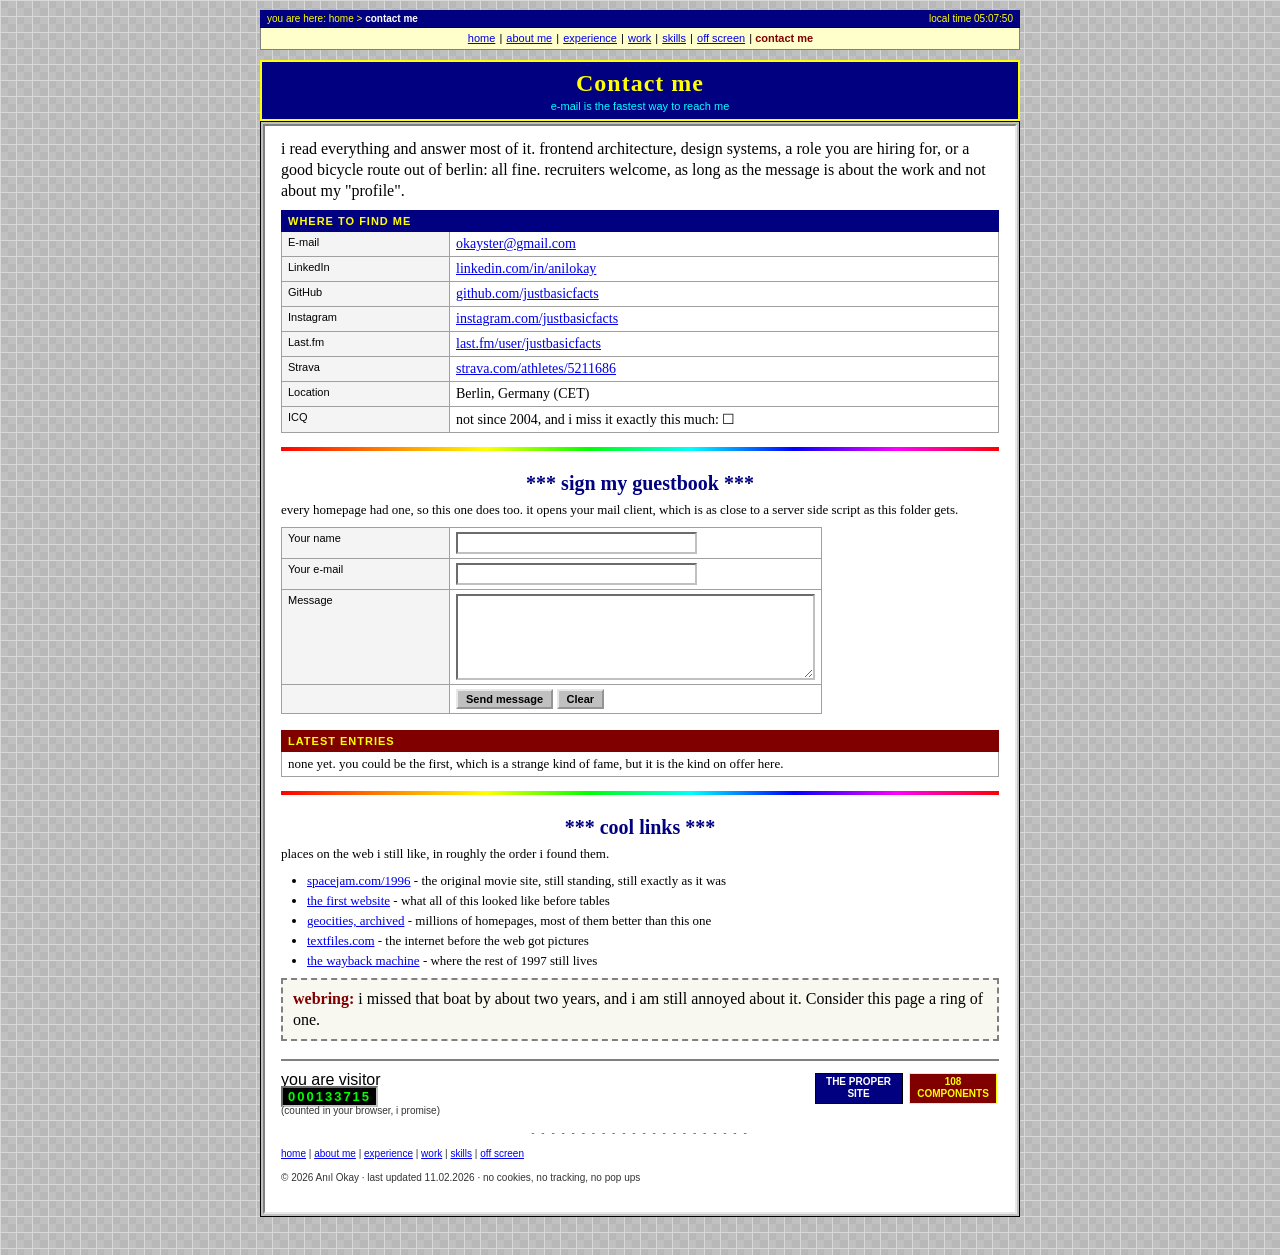
<file: retro/contact.htm>
<!DOCTYPE HTML PUBLIC "-//W3C//DTD HTML 4.01 Transitional//EN">
<html>
<head>
	<title>&#9733; An&#305;l Okay - contact</title>
	<meta http-equiv="Content-Type" content="text/html; charset=utf-8">
	<meta name="robots" content="noindex">
	<meta name="viewport" content="width=device-width, initial-scale=1">
	<link rel="stylesheet" href="retro.css">
	<script src="retro.js" defer></script>
</head>

<body class="page">

<div class="wrap">

<div class="topbar">
	<span class="clock">local time <span id="clock">--:--:--</span></span>
	you are here: home &gt; <b>contact me</b>
</div>

<div class="strip">
	<a href="index2.htm">home</a> |
	<a href="about.htm">about me</a> |
	<a href="experience.htm">experience</a> |
	<a href="work.htm">work</a> |
	<a href="skills.htm">skills</a> |
	<a href="offscreen.htm">off screen</a> |
	<b>contact me</b>
</div>

<div class="masthead sub">
	<h1>Contact me</h1>
	<div class="subtitle">e-mail is the fastest way to reach me</div>
</div>

<div class="frame">
<div class="sheet">

<p>i read everything and answer most of it. frontend architecture, design systems, a role
you are hiring for, or a good bicycle route out of berlin: all fine. recruiters welcome,
as long as the message is about the work and not about my "profile".</p>

<table class="box">
	<tr><td class="head" colspan="2">where to find me</td></tr>
	<tr><td class="k">E-mail</td><td><a href="mailto:okayster@gmail.com">okayster@gmail.com</a></td></tr>
	<tr><td class="k">LinkedIn</td><td><a href="https://www.linkedin.com/in/anilokay/" target="_blank" rel="noopener">linkedin.com/in/anilokay</a></td></tr>
	<tr><td class="k">GitHub</td><td><a href="https://github.com/justbasicfacts" target="_blank" rel="noopener">github.com/justbasicfacts</a></td></tr>
	<tr><td class="k">Instagram</td><td><a href="https://www.instagram.com/justbasicfacts/" target="_blank" rel="noopener">instagram.com/justbasicfacts</a></td></tr>
	<tr><td class="k">Last.fm</td><td><a href="https://www.last.fm/user/justbasicfacts" target="_blank" rel="noopener">last.fm/user/justbasicfacts</a></td></tr>
	<tr><td class="k">Strava</td><td><a href="https://www.strava.com/athletes/5211686" target="_blank" rel="noopener">strava.com/athletes/5211686</a></td></tr>
	<tr><td class="k">Location</td><td>Berlin, Germany (CET)</td></tr>
	<tr><td class="k">ICQ</td><td>not since 2004, and i miss it exactly this much: &#9744;</td></tr>
</table>

<hr>

<h2><a name="guestbook"></a>*** sign my guestbook ***</h2>

<p class="small">every homepage had one, so this one does too. it opens your mail client,
which is as close to a server side script as this folder gets.</p>

<form action="mailto:okayster@gmail.com" method="post" enctype="text/plain">
	<table class="box" style="width:auto">
		<tr>
			<td class="k"><label for="gb-name">Your name</label></td>
			<td><input type="text" id="gb-name" name="name" size="28" maxlength="60"></td>
		</tr>
		<tr>
			<td class="k"><label for="gb-mail">Your e-mail</label></td>
			<td><input type="text" id="gb-mail" name="email" size="28" maxlength="60"></td>
		</tr>
		<tr>
			<td class="k"><label for="gb-msg">Message</label></td>
			<td><textarea id="gb-msg" name="message" rows="5" cols="42"></textarea></td>
		</tr>
		<tr>
			<td class="k">&nbsp;</td>
			<td>
				<input type="submit" value="Send message">
				<input type="reset" value="Clear">
			</td>
		</tr>
	</table>
</form>

<table class="box">
	<tr><td class="head red" colspan="2">latest entries</td></tr>
	<tr>
		<td colspan="2" class="small">
			none yet. you could be the first, which is a strange kind of fame, but it is the
			kind on offer here.
		</td>
	</tr>
</table>

<hr>

<h2>*** cool links ***</h2>

<p class="small">places on the web i still like, in roughly the order i found them.</p>

<ul class="small">
	<li><a href="https://www.spacejam.com/1996/" target="_blank" rel="noopener">spacejam.com/1996</a> - the original movie site, still standing, still exactly as it was</li>
	<li><a href="https://info.cern.ch/hypertext/WWW/TheProject.html" target="_blank" rel="noopener">the first website</a> - what all of this looked like before tables</li>
	<li><a href="https://archive.org/details/geocities" target="_blank" rel="noopener">geocities, archived</a> - millions of homepages, most of them better than this one</li>
	<li><a href="http://textfiles.com/" target="_blank" rel="noopener">textfiles.com</a> - the internet before the web got pictures</li>
	<li><a href="https://web.archive.org/" target="_blank" rel="noopener">the wayback machine</a> - where the rest of 1997 still lives</li>
</ul>

<div class="soon">
	<b>webring:</b> i missed that boat by about two years, and i am still annoyed about it.
	Consider this page a ring of one.
</div>

<div class="footer">
	<table width="100%" cellpadding="0" cellspacing="0">
		<tr>
			<td valign="top">
				you are visitor<br>
				<span class="counter" id="visits">000133713</span><br>
				<span class="tiny">(counted in your browser, i promise)</span>
			</td>
			<td align="right" valign="top">
				<a class="badge88" href="https://anilokay.com">THE PROPER<br>SITE</a>
				<a class="badge88 r" href="work.htm">108<br>COMPONENTS</a>
			</td>
		</tr>
	</table>
	<p class="rule-note">- - - - - - - - - - - - - - - - - - - - - -</p>
	<p class="tiny">
		<a href="index2.htm">home</a> |
		<a href="about.htm">about me</a> |
		<a href="experience.htm">experience</a> |
		<a href="work.htm">work</a> |
		<a href="skills.htm">skills</a> |
		<a href="offscreen.htm">off screen</a>
	</p>
	<p class="tiny">&#169; 2026 An&#305;l Okay &middot; last updated 11.02.2026 &middot; no cookies, no tracking, no pop ups</p>
</div>

</div>
</div>

</div>

</body>
</html>
</file>
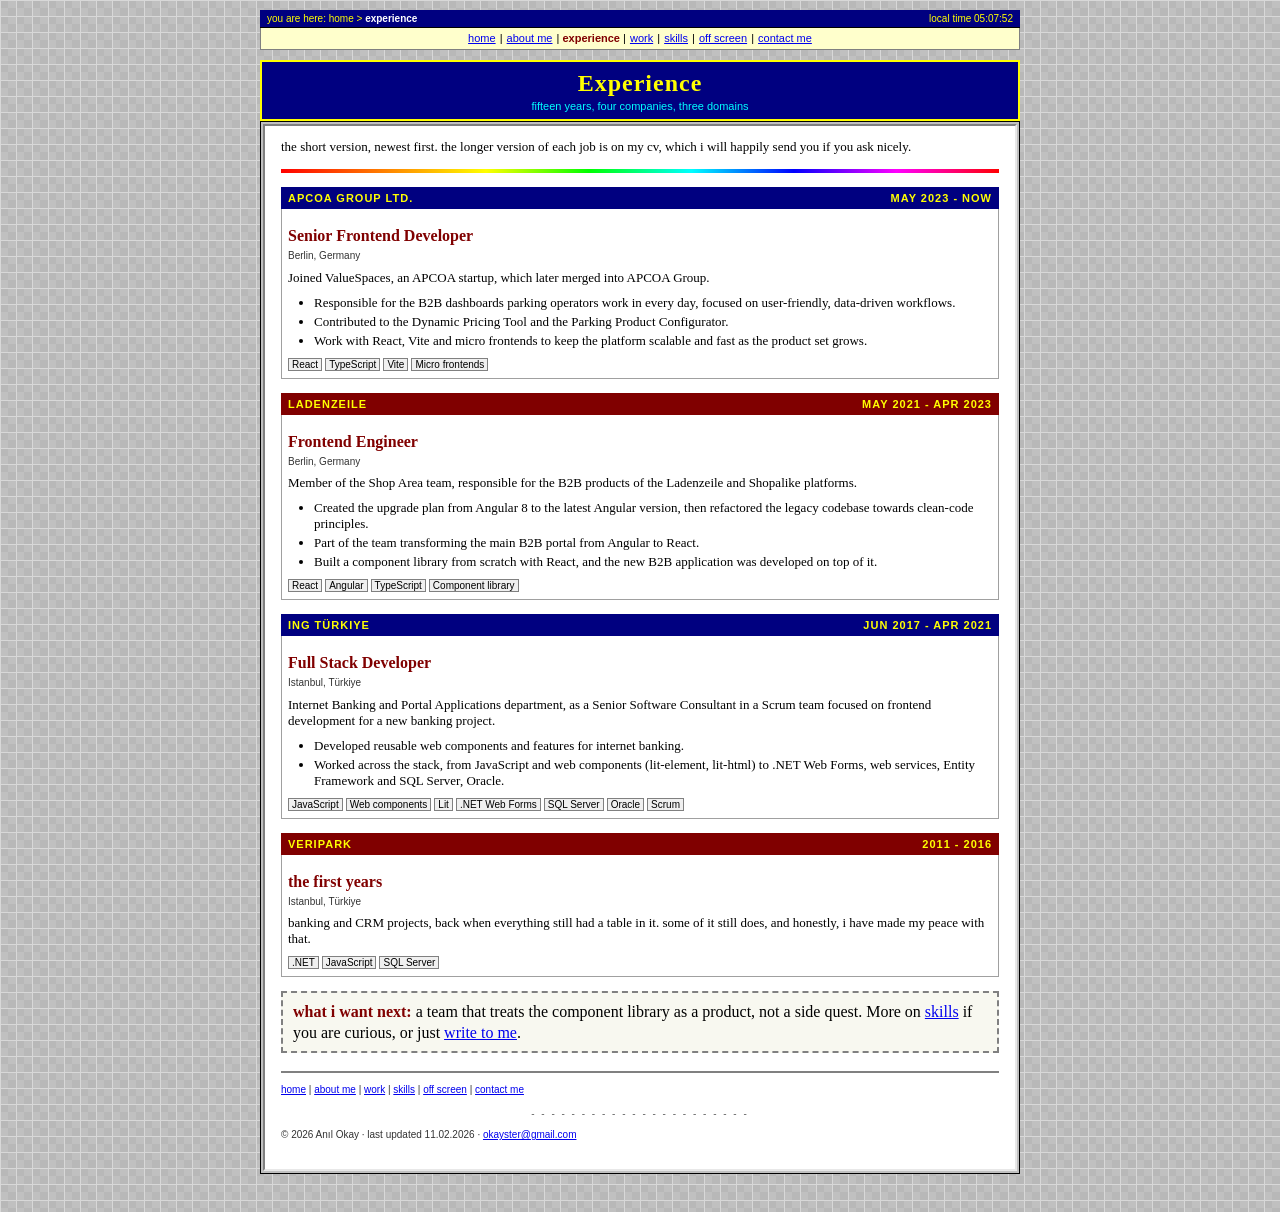
<file: retro/experience.htm>
<!DOCTYPE HTML PUBLIC "-//W3C//DTD HTML 4.01 Transitional//EN">
<html>
<head>
	<title>&#9733; An&#305;l Okay - experience</title>
	<meta http-equiv="Content-Type" content="text/html; charset=utf-8">
	<meta name="robots" content="noindex">
	<meta name="viewport" content="width=device-width, initial-scale=1">
	<link rel="stylesheet" href="retro.css">
	<script src="retro.js" defer></script>
</head>

<body class="page">

<div class="wrap">

<div class="topbar">
	<span class="clock">local time <span id="clock">--:--:--</span></span>
	you are here: home &gt; <b>experience</b>
</div>

<div class="strip">
	<a href="index2.htm">home</a> |
	<a href="about.htm">about me</a> |
	<b>experience</b> |
	<a href="work.htm">work</a> |
	<a href="skills.htm">skills</a> |
	<a href="offscreen.htm">off screen</a> |
	<a href="contact.htm">contact me</a>
</div>

<div class="masthead sub">
	<h1>Experience</h1>
	<div class="subtitle">fifteen years, four companies, three domains</div>
</div>

<div class="frame">
<div class="sheet">

<p class="small">the short version, newest first. the longer version of each job is on my cv,
which i will happily send you if you ask nicely.</p>

<hr>

<table class="box">
	<tr>
		<td class="head" colspan="2">APCOA Group Ltd. <span style="float:right">may 2023 - now</span></td>
	</tr>
	<tr>
		<td colspan="2">
			<h3>Senior Frontend Developer</h3>
			<div class="tiny">Berlin, Germany</div>
			<p class="small" style="margin-top:6px">Joined ValueSpaces, an APCOA startup, which later merged into APCOA Group.</p>
			<ul class="small">
				<li>Responsible for the B2B dashboards parking operators work in every day, focused on user-friendly, data-driven workflows.</li>
				<li>Contributed to the Dynamic Pricing Tool and the Parking Product Configurator.</li>
				<li>Work with React, Vite and micro frontends to keep the platform scalable and fast as the product set grows.</li>
			</ul>
			<span class="chip">React</span><span class="chip">TypeScript</span><span class="chip">Vite</span><span class="chip">Micro frontends</span>
		</td>
	</tr>
</table>

<table class="box">
	<tr>
		<td class="head red" colspan="2">Ladenzeile <span style="float:right">may 2021 - apr 2023</span></td>
	</tr>
	<tr>
		<td colspan="2">
			<h3>Frontend Engineer</h3>
			<div class="tiny">Berlin, Germany</div>
			<p class="small" style="margin-top:6px">Member of the Shop Area team, responsible for the B2B products of the Ladenzeile and Shopalike platforms.</p>
			<ul class="small">
				<li>Created the upgrade plan from Angular 8 to the latest Angular version, then refactored the legacy codebase towards clean-code principles.</li>
				<li>Part of the team transforming the main B2B portal from Angular to React.</li>
				<li>Built a component library from scratch with React, and the new B2B application was developed on top of it.</li>
			</ul>
			<span class="chip">React</span><span class="chip">Angular</span><span class="chip">TypeScript</span><span class="chip">Component library</span>
		</td>
	</tr>
</table>

<table class="box">
	<tr>
		<td class="head" colspan="2">ING T&#252;rkiye <span style="float:right">jun 2017 - apr 2021</span></td>
	</tr>
	<tr>
		<td colspan="2">
			<h3>Full Stack Developer</h3>
			<div class="tiny">Istanbul, T&#252;rkiye</div>
			<p class="small" style="margin-top:6px">Internet Banking and Portal Applications department, as a Senior Software Consultant in a Scrum team focused on frontend development for a new banking project.</p>
			<ul class="small">
				<li>Developed reusable web components and features for internet banking.</li>
				<li>Worked across the stack, from JavaScript and web components (lit-element, lit-html) to .NET Web Forms, web services, Entity Framework and SQL Server, Oracle.</li>
			</ul>
			<span class="chip">JavaScript</span><span class="chip">Web components</span><span class="chip">Lit</span><span class="chip">.NET Web Forms</span><span class="chip">SQL Server</span><span class="chip">Oracle</span><span class="chip">Scrum</span>
		</td>
	</tr>
</table>

<table class="box">
	<tr>
		<td class="head red" colspan="2">VeriPark <span style="float:right">2011 - 2016</span></td>
	</tr>
	<tr>
		<td colspan="2">
			<h3>the first years</h3>
			<div class="tiny">Istanbul, T&#252;rkiye</div>
			<p class="small" style="margin-top:6px">banking and CRM projects, back when everything still had a table in it. some of it still does, and honestly, i have made my peace with that.</p>
			<span class="chip">.NET</span><span class="chip">JavaScript</span><span class="chip">SQL Server</span>
		</td>
	</tr>
</table>

<div class="soon">
	<b>what i want next:</b> a team that treats the component library as a product, not a side quest.
	More on <a href="skills.htm">skills</a> if you are curious, or just
	<a href="mailto:okayster@gmail.com">write to me</a>.
</div>

<div class="footer">
	<p class="tiny">
		<a href="index2.htm">home</a> |
		<a href="about.htm">about me</a> |
		<a href="work.htm">work</a> |
		<a href="skills.htm">skills</a> |
		<a href="offscreen.htm">off screen</a> |
		<a href="contact.htm">contact me</a>
	</p>
	<p class="rule-note">- - - - - - - - - - - - - - - - - - - - - -</p>
	<p class="tiny">&#169; 2026 An&#305;l Okay &middot; last updated 11.02.2026 &middot;
		<a href="mailto:okayster@gmail.com">okayster@gmail.com</a></p>
</div>

</div>
</div>

</div>

</body>
</html>
</file>
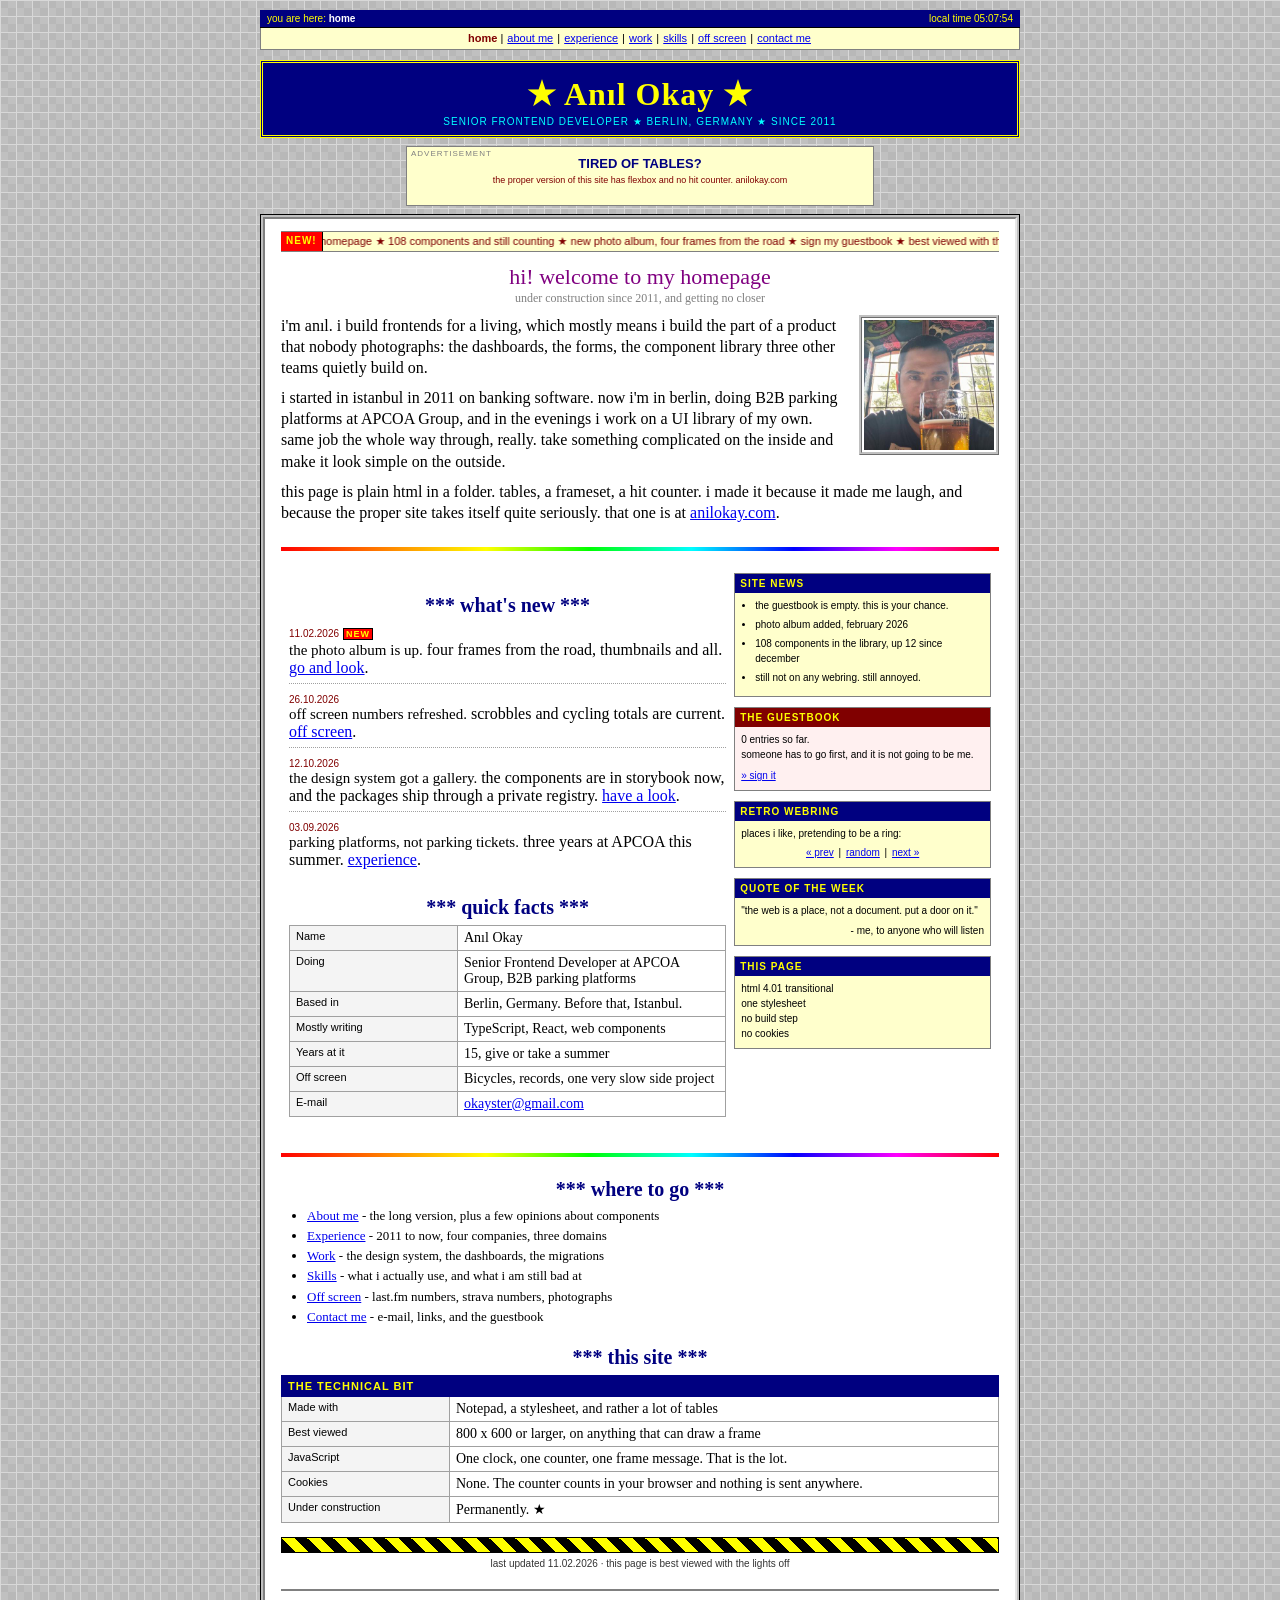
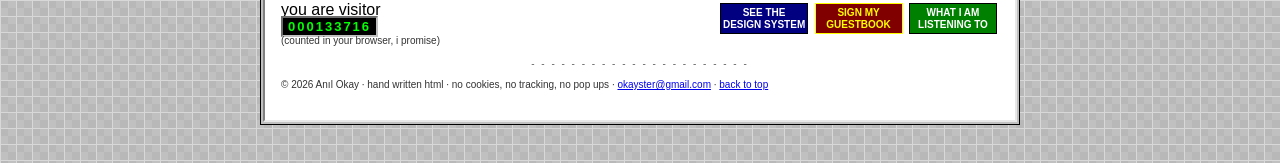
<file: retro/index2.htm>
<!DOCTYPE HTML PUBLIC "-//W3C//DTD HTML 4.01 Transitional//EN">
<html>
<head>
	<title>&#9733; An&#305;l Okay &#9733; homepage</title>
	<meta http-equiv="Content-Type" content="text/html; charset=utf-8">
	<meta name="robots" content="noindex">
	<meta name="keywords" content="anil okay, frontend developer, berlin, react, typescript, web components">
	<meta name="GENERATOR" content="hand written, in the spirit of 1997">
	<meta name="viewport" content="width=device-width, initial-scale=1">
	<link rel="stylesheet" href="retro.css">
	<script src="retro.js" defer></script>
</head>

<body class="page">

<div class="wrap">

<div class="topbar">
	<span class="clock">local time <span id="clock">--:--:--</span></span>
	you are here: <b>home</b>
</div>

<div class="strip">
	<b>home</b> |
	<a href="about.htm">about me</a> |
	<a href="experience.htm">experience</a> |
	<a href="work.htm">work</a> |
	<a href="skills.htm">skills</a> |
	<a href="offscreen.htm">off screen</a> |
	<a href="contact.htm">contact me</a>
</div>

<div class="masthead">
	<h1>&#9733; An&#305;l Okay &#9733;</h1>
	<div class="subtitle">senior frontend developer &#9733; berlin, germany &#9733; since 2011</div>
</div>

<a class="ad468" href="https://anilokay.com">
	<small>ADVERTISEMENT</small>
	TIRED OF TABLES?
	<span>the proper version of this site has flexbox and no hit counter. anilokay.com</span>
</a>

<div class="frame">
<div class="sheet">

<div class="marquee">
	<span class="mq-tag">NEW!</span>
	<marquee scrollamount="6" behavior="alternate" direction="left">
		&#9733; welcome to my homepage &#9733; 108 components and still counting &#9733; new photo album, four frames from the road &#9733; sign my guestbook &#9733; best viewed with the lights off &#9733;
	</marquee>
</div>

<p class="greet">
	hi! welcome to my homepage
	<small>under construction since 2011, and getting no closer</small>
</p>

<img class="photo portrait" src="/portrait.jpg" width="130" height="173" alt="Portrait of An&#305;l Okay">

<p>i'm an&#305;l. i build frontends for a living, which mostly means i
build the part of a product that nobody photographs: the dashboards, the forms, the
component library three other teams quietly build on.</p>

<p>i started in istanbul in 2011 on banking software. now i'm in berlin, doing B2B
parking platforms at APCOA Group, and in the evenings i work on a UI library of my
own. same job the whole way through, really. take something complicated on the inside
and make it look simple on the outside.</p>

<p>this page is plain html in a folder. tables, a frameset, a hit counter. i made it
because it made me laugh, and because the proper site takes itself quite seriously.
that one is at <a href="https://anilokay.com">anilokay.com</a>.</p>

<div class="clear"></div>

<hr>

<table class="cols" width="100%" cellpadding="0" cellspacing="8">
	<tr>
		<td width="63%" valign="top">

			<h2>*** what's new ***</h2>

			<div class="entry">
				<span class="when">11.02.2026</span> <span class="newtag">NEW</span><br>
				<span class="what">the photo album is up.</span> four frames from the road, thumbnails and all.
				<a href="offscreen.htm#photos">go and look</a>.
			</div>

			<div class="entry">
				<span class="when">26.10.2026</span><br>
				<span class="what">off screen numbers refreshed.</span> scrobbles and cycling totals are current.
				<a href="offscreen.htm">off screen</a>.
			</div>

			<div class="entry">
				<span class="when">12.10.2026</span><br>
				<span class="what">the design system got a gallery.</span> the components are in storybook now,
				and the packages ship through a private registry.
				<a href="https://anilokay.com/lit-ui-storybook/" target="_blank" rel="noopener">have a look</a>.
			</div>

			<div class="entry" style="border-bottom:0">
				<span class="when">03.09.2026</span><br>
				<span class="what">parking platforms, not parking tickets.</span> three years at APCOA this summer.
				<a href="experience.htm">experience</a>.
			</div>

			<h2>*** quick facts ***</h2>

			<table class="box">
				<tr><td class="k">Name</td><td>An&#305;l Okay</td></tr>
				<tr><td class="k">Doing</td><td>Senior Frontend Developer at APCOA Group, B2B parking platforms</td></tr>
				<tr><td class="k">Based in</td><td>Berlin, Germany. Before that, Istanbul.</td></tr>
				<tr><td class="k">Mostly writing</td><td>TypeScript, React, web components</td></tr>
				<tr><td class="k">Years at it</td><td>15, give or take a summer</td></tr>
				<tr><td class="k">Off screen</td><td>Bicycles, records, one very slow side project</td></tr>
				<tr><td class="k">E-mail</td><td><a href="mailto:okayster@gmail.com">okayster@gmail.com</a></td></tr>
			</table>

		</td>
		<td width="37%" valign="top">

			<div class="sidebox">
				<b class="title">site news</b>
				<ul>
					<li>the guestbook is empty. this is your chance.</li>
					<li>photo album added, february 2026</li>
					<li>108 components in the library, up 12 since december</li>
					<li>still not on any webring. still annoyed.</li>
				</ul>
			</div>

			<div class="sidebox red">
				<b class="title">the guestbook</b>
				0 entries so far.<br>
				someone has to go first, and it is not going to be me.
				<p style="margin:6px 0 0 0"><a href="contact.htm#guestbook">&raquo; sign it</a></p>
			</div>

			<div class="sidebox">
				<b class="title">retro webring</b>
				places i like, pretending to be a ring:
				<div class="ring">
					<a href="https://www.spacejam.com/1996/" target="_blank" rel="noopener">&laquo; prev</a> |
					<a href="https://archive.org/details/geocities" target="_blank" rel="noopener">random</a> |
					<a href="http://textfiles.com/" target="_blank" rel="noopener">next &raquo;</a>
				</div>
			</div>

			<div class="sidebox">
				<b class="title">quote of the week</b>
				"the web is a place, not a document. put a door on it."
				<p style="margin:5px 0 0 0;text-align:right">- me, to anyone who will listen</p>
			</div>

			<div class="sidebox">
				<b class="title">this page</b>
				html 4.01 transitional<br>
				one stylesheet<br>
				no build step<br>
				no cookies
			</div>

		</td>
	</tr>
</table>

<hr>

<h2>*** where to go ***</h2>

<ul class="small">
	<li><a href="about.htm">About me</a> - the long version, plus a few opinions about components</li>
	<li><a href="experience.htm">Experience</a> - 2011 to now, four companies, three domains</li>
	<li><a href="work.htm">Work</a> - the design system, the dashboards, the migrations</li>
	<li><a href="skills.htm">Skills</a> - what i actually use, and what i am still bad at</li>
	<li><a href="offscreen.htm">Off screen</a> - last.fm numbers, strava numbers, photographs</li>
	<li><a href="contact.htm">Contact me</a> - e-mail, links, and the guestbook</li>
</ul>

<h2>*** this site ***</h2>

<table class="box">
	<tr><td class="head" colspan="2">the technical bit</td></tr>
	<tr><td class="k">Made with</td><td>Notepad, a stylesheet, and rather a lot of tables</td></tr>
	<tr><td class="k">Best viewed</td><td>800 x 600 or larger, on anything that can draw a frame</td></tr>
	<tr><td class="k">JavaScript</td><td>One clock, one counter, one frame message. That is the lot.</td></tr>
	<tr><td class="k">Cookies</td><td>None. The counter counts in your browser and nothing is sent anywhere.</td></tr>
	<tr><td class="k">Under construction</td><td>Permanently. <span class="blink">&#9733;</span></td></tr>
</table>

<div class="uc"></div>

<p class="tiny center">
	last updated 11.02.2026 &middot; this page is best viewed with the lights off
</p>

<div class="footer">
	<table width="100%" cellpadding="0" cellspacing="0">
		<tr>
			<td valign="top">
				you are visitor<br>
				<span class="counter" id="visits">000133713</span><br>
				<span class="tiny">(counted in your browser, i promise)</span>
			</td>
			<td align="right" valign="top" class="badges">
				<a class="badge88" href="work.htm">SEE THE<br>DESIGN SYSTEM</a>
				<a class="badge88 r" href="contact.htm#guestbook">SIGN MY<br>GUESTBOOK</a>
				<a class="badge88 g" href="https://www.last.fm/user/justbasicfacts" target="_blank" rel="noopener">WHAT I AM<br>LISTENING TO</a>
			</td>
		</tr>
	</table>
	<p class="rule-note">- - - - - - - - - - - - - - - - - - - - - -</p>
	<p class="tiny">
		&#169; 2026 An&#305;l Okay &middot; hand written html &middot; no cookies, no tracking, no pop ups &middot;
		<a href="mailto:okayster@gmail.com">okayster@gmail.com</a> &middot;
		<a href="#top">back to top</a>
	</p>
</div>

</div>
</div>

</div>

</body>
</html>
</file>
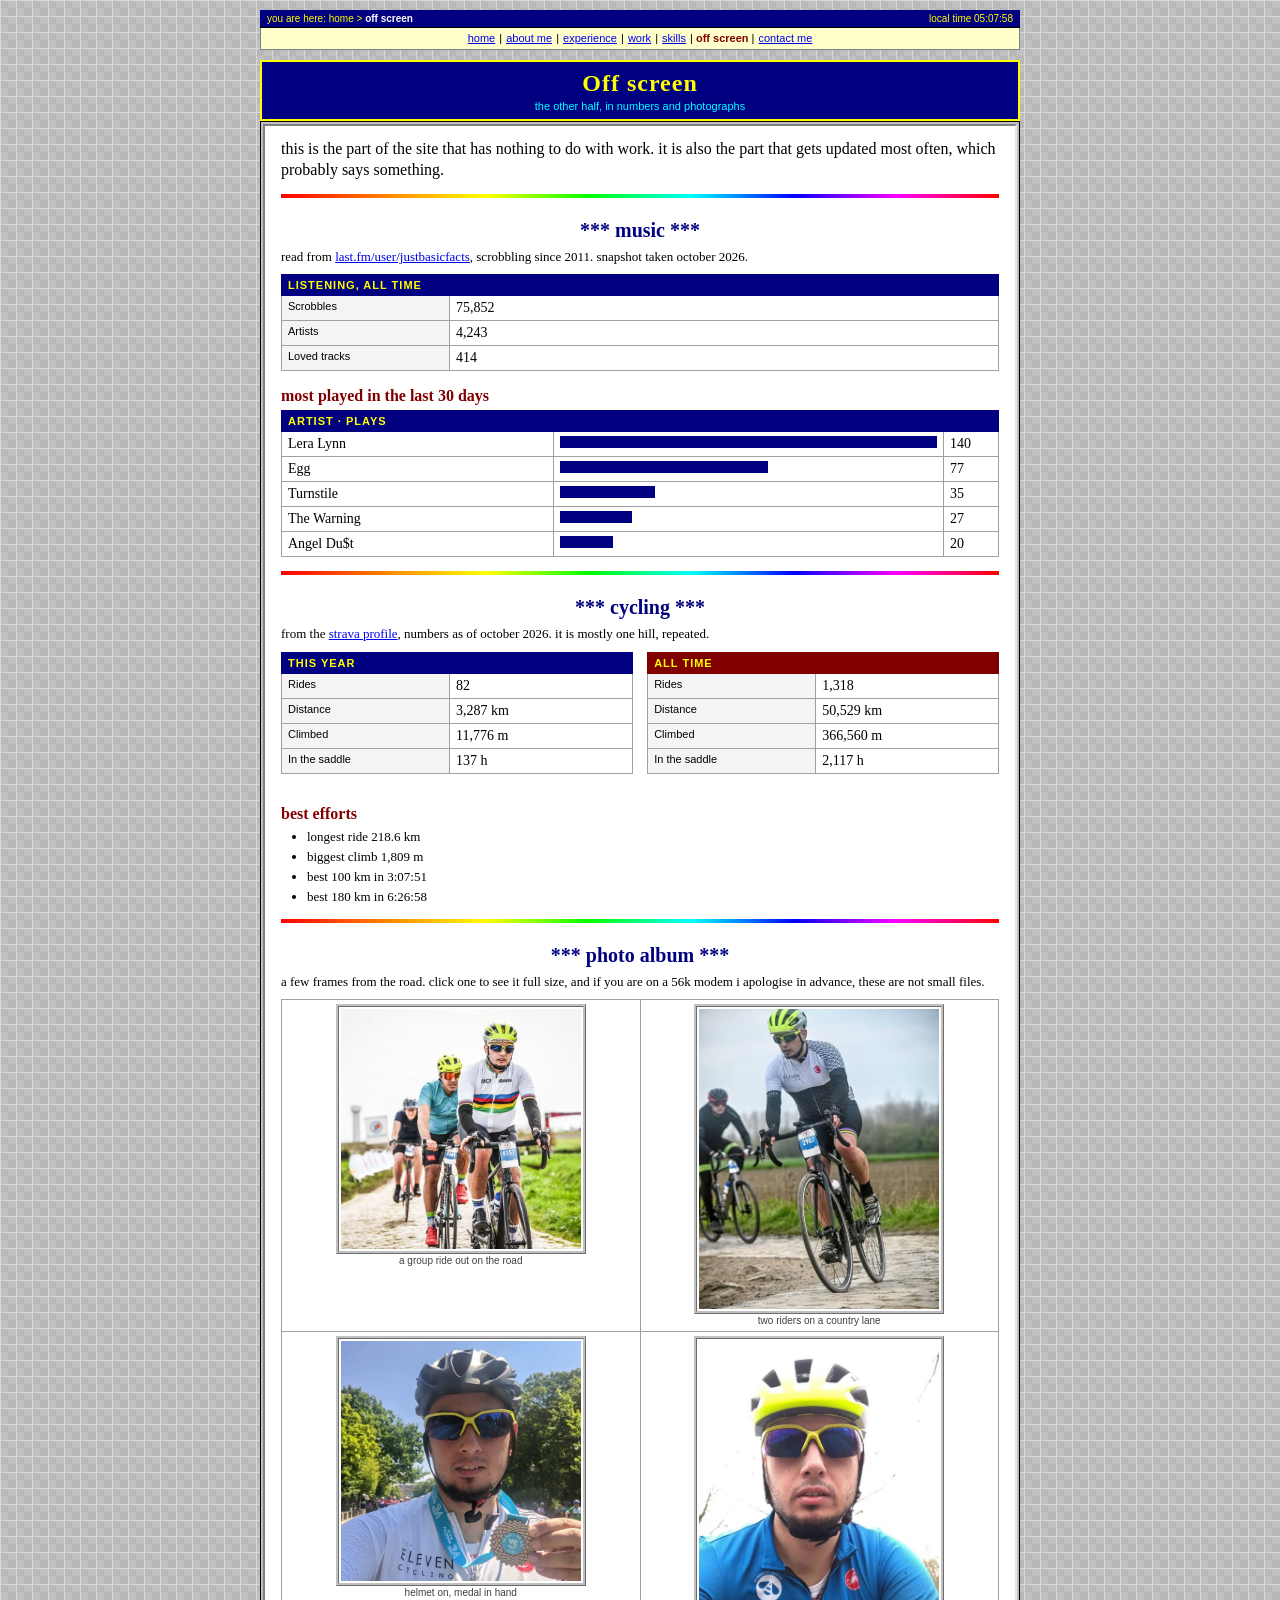
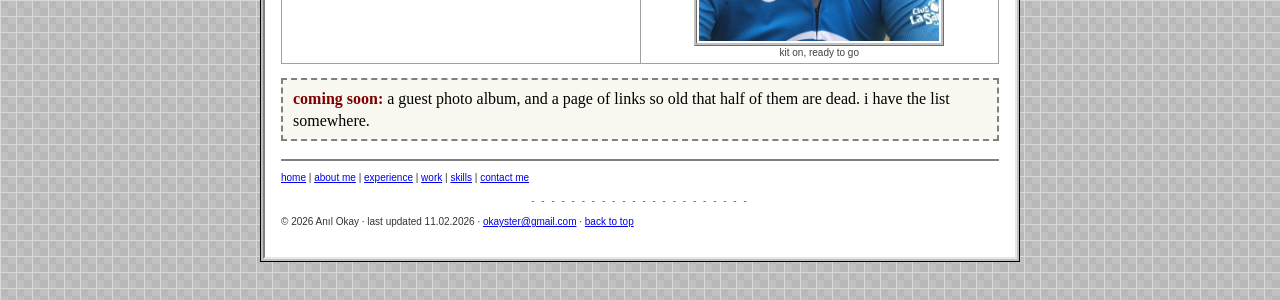
<file: retro/offscreen.htm>
<!DOCTYPE HTML PUBLIC "-//W3C//DTD HTML 4.01 Transitional//EN">
<html>
<head>
	<title>&#9733; An&#305;l Okay - off screen</title>
	<meta http-equiv="Content-Type" content="text/html; charset=utf-8">
	<meta name="robots" content="noindex">
	<meta name="viewport" content="width=device-width, initial-scale=1">
	<link rel="stylesheet" href="retro.css">
	<script src="retro.js" defer></script>
</head>

<body class="page">

<div class="wrap">

<div class="topbar">
	<span class="clock">local time <span id="clock">--:--:--</span></span>
	you are here: home &gt; <b>off screen</b>
</div>

<div class="strip">
	<a href="index2.htm">home</a> |
	<a href="about.htm">about me</a> |
	<a href="experience.htm">experience</a> |
	<a href="work.htm">work</a> |
	<a href="skills.htm">skills</a> |
	<b>off screen</b> |
	<a href="contact.htm">contact me</a>
</div>

<div class="masthead sub">
	<h1>Off screen</h1>
	<div class="subtitle">the other half, in numbers and photographs</div>
</div>

<div class="frame">
<div class="sheet">

<p>this is the part of the site that has nothing to do with work. it is also the part that
gets updated most often, which probably says something.</p>

<hr>

<h2>*** music ***</h2>

<p class="small">read from <a href="https://www.last.fm/user/justbasicfacts" target="_blank" rel="noopener">last.fm/user/justbasicfacts</a>,
scrobbling since 2011. snapshot taken october 2026.</p>

<table class="box">
	<tr><td class="head" colspan="2">listening, all time</td></tr>
	<tr><td class="k">Scrobbles</td><td>75,852</td></tr>
	<tr><td class="k">Artists</td><td>4,243</td></tr>
	<tr><td class="k">Loved tracks</td><td>414</td></tr>
</table>

<h3>most played in the last 30 days</h3>

<table class="box">
	<tr><td class="head" colspan="3">artist &middot; plays</td></tr>
	<tr>
		<td width="38%">Lera Lynn</td>
		<td><div style="background:#000080;height:12px;width:100%"></div></td>
		<td width="42">140</td>
	</tr>
	<tr>
		<td>Egg</td>
		<td><div style="background:#000080;height:12px;width:55%"></div></td>
		<td>77</td>
	</tr>
	<tr>
		<td>Turnstile</td>
		<td><div style="background:#000080;height:12px;width:25%"></div></td>
		<td>35</td>
	</tr>
	<tr>
		<td>The Warning</td>
		<td><div style="background:#000080;height:12px;width:19%"></div></td>
		<td>27</td>
	</tr>
	<tr>
		<td>Angel Du$t</td>
		<td><div style="background:#000080;height:12px;width:14%"></div></td>
		<td>20</td>
	</tr>
</table>

<hr>

<h2>*** cycling ***</h2>

<p class="small">from the <a href="https://www.strava.com/athletes/5211686" target="_blank" rel="noopener">strava profile</a>,
numbers as of october 2026. it is mostly one hill, repeated.</p>

<table class="box half">
	<tr><td class="head" colspan="2">this year</td></tr>
	<tr><td class="k">Rides</td><td>82</td></tr>
	<tr><td class="k">Distance</td><td>3,287 km</td></tr>
	<tr><td class="k">Climbed</td><td>11,776 m</td></tr>
	<tr><td class="k">In the saddle</td><td>137 h</td></tr>
</table>

<table class="box half">
	<tr><td class="head red" colspan="2">all time</td></tr>
	<tr><td class="k">Rides</td><td>1,318</td></tr>
	<tr><td class="k">Distance</td><td>50,529 km</td></tr>
	<tr><td class="k">Climbed</td><td>366,560 m</td></tr>
	<tr><td class="k">In the saddle</td><td>2,117 h</td></tr>
</table>

<div class="clear"></div>

<h3>best efforts</h3>
<ul class="small">
	<li>longest ride 218.6 km</li>
	<li>biggest climb 1,809 m</li>
	<li>best 100 km in 3:07:51</li>
	<li>best 180 km in 6:26:58</li>
</ul>

<hr>

<h2><a name="photos"></a>*** photo album ***</h2>

<p class="small">a few frames from the road. click one to see it full size, and if you are on
a 56k modem i apologise in advance, these are not small files.</p>

<table class="box">
	<tr>
		<td class="photo-cell" width="50%">
			<a href="/photos/group-ride.jpg"><img class="photo" src="/photos/group-ride.jpg" width="240" height="180" alt="A group ride out on the road"></a>
			<div class="cap">a group ride out on the road</div>
		</td>
		<td class="photo-cell" width="50%">
			<a href="/photos/country-road.jpg"><img class="photo" src="/photos/country-road.jpg" width="240" height="180" alt="Two riders on a country lane"></a>
			<div class="cap">two riders on a country lane</div>
		</td>
	</tr>
	<tr>
		<td class="photo-cell">
			<a href="/photos/after-the-ride.jpg"><img class="photo" src="/photos/after-the-ride.jpg" width="240" height="180" alt="Helmet on and a finisher medal in hand"></a>
			<div class="cap">helmet on, medal in hand</div>
		</td>
		<td class="photo-cell">
			<a href="/photos/jersey.jpg"><img class="photo" src="/photos/jersey.jpg" width="240" height="180" alt="Kit on, ready for a ride"></a>
			<div class="cap">kit on, ready to go</div>
		</td>
	</tr>
</table>

<div class="soon">
	<b>coming soon:</b> a guest photo album, and a page of links so old that half of them
	are dead. i have the list somewhere.
</div>

<div class="footer">
	<p class="tiny">
		<a href="index2.htm">home</a> |
		<a href="about.htm">about me</a> |
		<a href="experience.htm">experience</a> |
		<a href="work.htm">work</a> |
		<a href="skills.htm">skills</a> |
		<a href="contact.htm">contact me</a>
	</p>
	<p class="rule-note">- - - - - - - - - - - - - - - - - - - - - -</p>
	<p class="tiny">&#169; 2026 An&#305;l Okay &middot; last updated 11.02.2026 &middot;
		<a href="mailto:okayster@gmail.com">okayster@gmail.com</a> &middot;
		<a href="#top">back to top</a></p>
</div>

</div>
</div>

</div>

</body>
</html>
</file>
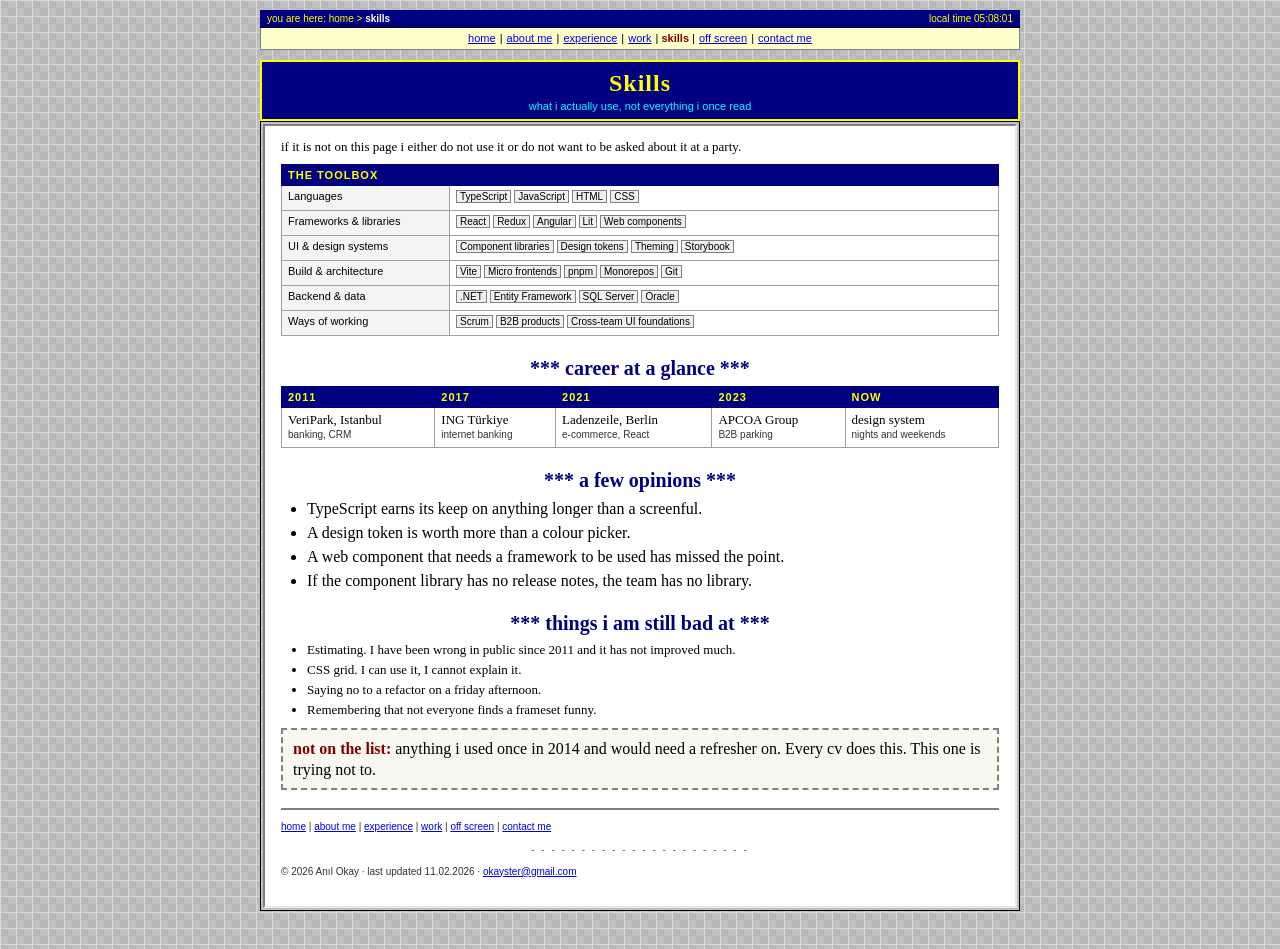
<file: retro/skills.htm>
<!DOCTYPE HTML PUBLIC "-//W3C//DTD HTML 4.01 Transitional//EN">
<html>
<head>
	<title>&#9733; An&#305;l Okay - skills</title>
	<meta http-equiv="Content-Type" content="text/html; charset=utf-8">
	<meta name="robots" content="noindex">
	<meta name="viewport" content="width=device-width, initial-scale=1">
	<link rel="stylesheet" href="retro.css">
	<script src="retro.js" defer></script>
</head>

<body class="page">

<div class="wrap">

<div class="topbar">
	<span class="clock">local time <span id="clock">--:--:--</span></span>
	you are here: home &gt; <b>skills</b>
</div>

<div class="strip">
	<a href="index2.htm">home</a> |
	<a href="about.htm">about me</a> |
	<a href="experience.htm">experience</a> |
	<a href="work.htm">work</a> |
	<b>skills</b> |
	<a href="offscreen.htm">off screen</a> |
	<a href="contact.htm">contact me</a>
</div>

<div class="masthead sub">
	<h1>Skills</h1>
	<div class="subtitle">what i actually use, not everything i once read</div>
</div>

<div class="frame">
<div class="sheet">

<p class="small">if it is not on this page i either do not use it or do not want to be asked
about it at a party.</p>

<table class="box">
	<tr><td class="head" colspan="2">the toolbox</td></tr>
	<tr><td class="k">Languages</td><td><span class="chip">TypeScript</span><span class="chip">JavaScript</span><span class="chip">HTML</span><span class="chip">CSS</span></td></tr>
	<tr><td class="k">Frameworks &amp; libraries</td><td><span class="chip">React</span><span class="chip">Redux</span><span class="chip">Angular</span><span class="chip">Lit</span><span class="chip">Web components</span></td></tr>
	<tr><td class="k">UI &amp; design systems</td><td><span class="chip">Component libraries</span><span class="chip">Design tokens</span><span class="chip">Theming</span><span class="chip">Storybook</span></td></tr>
	<tr><td class="k">Build &amp; architecture</td><td><span class="chip">Vite</span><span class="chip">Micro frontends</span><span class="chip">pnpm</span><span class="chip">Monorepos</span><span class="chip">Git</span></td></tr>
	<tr><td class="k">Backend &amp; data</td><td><span class="chip">.NET</span><span class="chip">Entity Framework</span><span class="chip">SQL Server</span><span class="chip">Oracle</span></td></tr>
	<tr><td class="k">Ways of working</td><td><span class="chip">Scrum</span><span class="chip">B2B products</span><span class="chip">Cross-team UI foundations</span></td></tr>
</table>

<h2>*** career at a glance ***</h2>

<table class="box">
	<tr>
		<td class="head">2011</td>
		<td class="head">2017</td>
		<td class="head">2021</td>
		<td class="head">2023</td>
		<td class="head">now</td>
	</tr>
	<tr>
		<td class="small">VeriPark, Istanbul<br><span class="tiny">banking, CRM</span></td>
		<td class="small">ING T&#252;rkiye<br><span class="tiny">internet banking</span></td>
		<td class="small">Ladenzeile, Berlin<br><span class="tiny">e-commerce, React</span></td>
		<td class="small">APCOA Group<br><span class="tiny">B2B parking</span></td>
		<td class="small">design system<br><span class="tiny">nights and weekends</span></td>
	</tr>
</table>

<h2>*** a few opinions ***</h2>

<ul>
	<li>TypeScript earns its keep on anything longer than a screenful.</li>
	<li>A design token is worth more than a colour picker.</li>
	<li>A web component that needs a framework to be used has missed the point.</li>
	<li>If the component library has no release notes, the team has no library.</li>
</ul>

<h2>*** things i am still bad at ***</h2>

<ul class="small">
	<li>Estimating. I have been wrong in public since 2011 and it has not improved much.</li>
	<li>CSS grid. I can use it, I cannot explain it.</li>
	<li>Saying no to a refactor on a friday afternoon.</li>
	<li>Remembering that not everyone finds a frameset funny.</li>
</ul>

<div class="soon">
	<b>not on the list:</b> anything i used once in 2014 and would need a refresher on.
	Every cv does this. This one is trying not to.
</div>

<div class="footer">
	<p class="tiny">
		<a href="index2.htm">home</a> |
		<a href="about.htm">about me</a> |
		<a href="experience.htm">experience</a> |
		<a href="work.htm">work</a> |
		<a href="offscreen.htm">off screen</a> |
		<a href="contact.htm">contact me</a>
	</p>
	<p class="rule-note">- - - - - - - - - - - - - - - - - - - - - -</p>
	<p class="tiny">&#169; 2026 An&#305;l Okay &middot; last updated 11.02.2026 &middot;
		<a href="mailto:okayster@gmail.com">okayster@gmail.com</a></p>
</div>

</div>
</div>

</div>

</body>
</html>
</file>
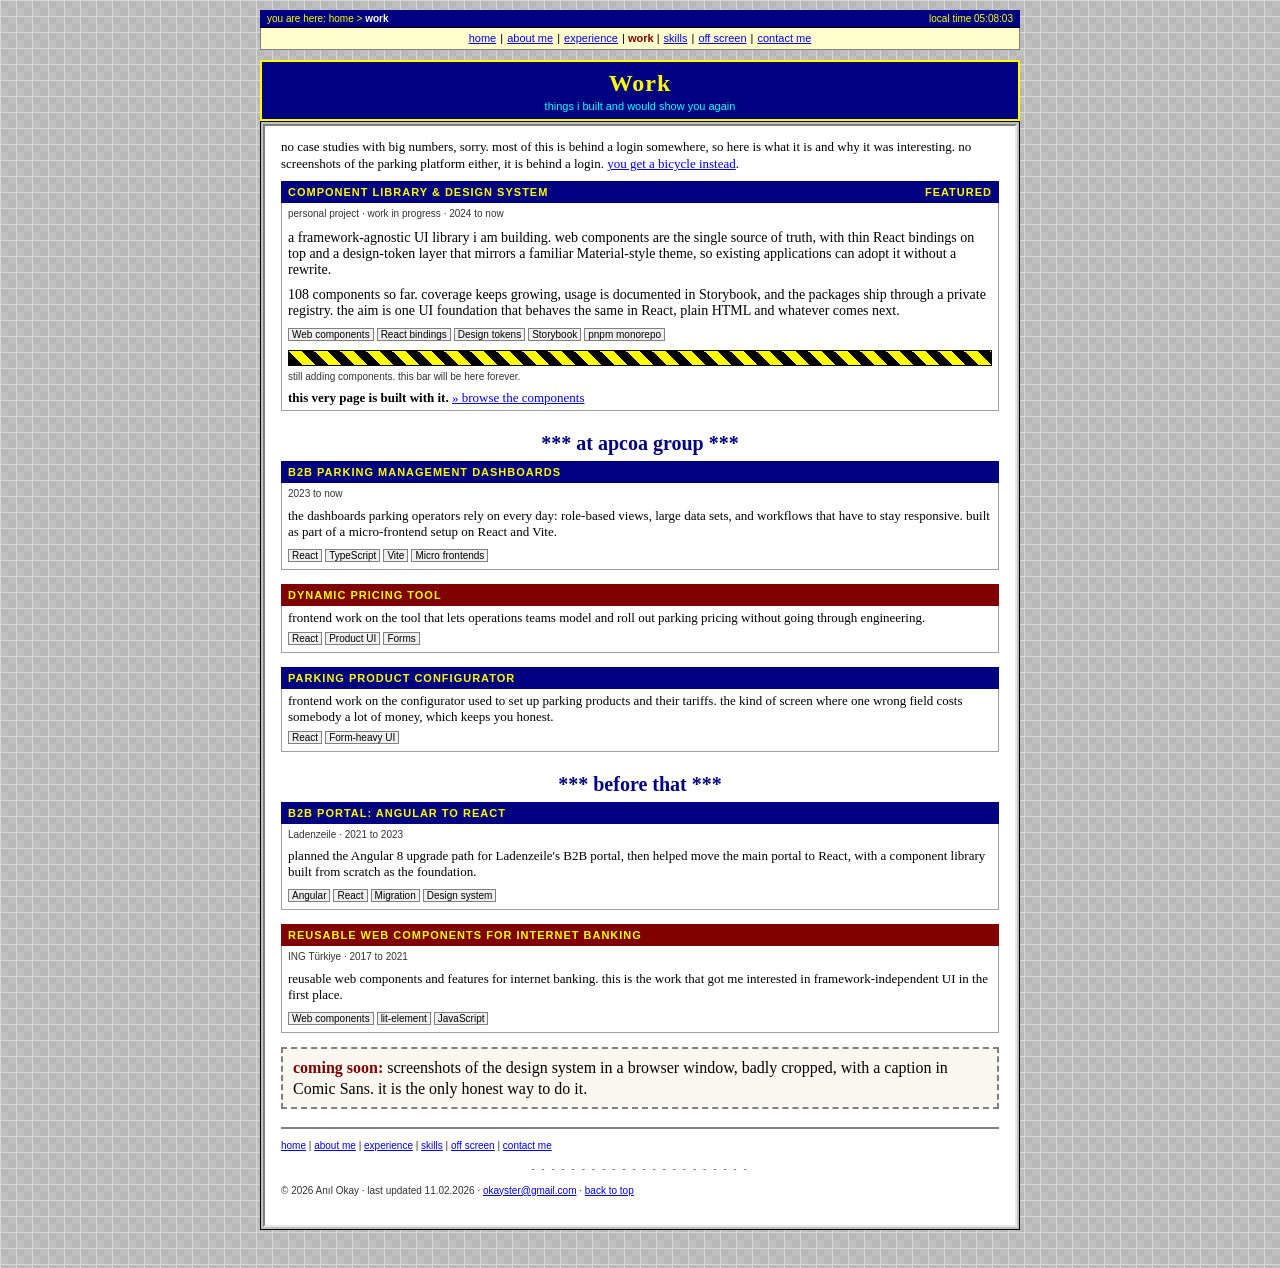
<file: retro/work.htm>
<!DOCTYPE HTML PUBLIC "-//W3C//DTD HTML 4.01 Transitional//EN">
<html>
<head>
	<title>&#9733; An&#305;l Okay - work</title>
	<meta http-equiv="Content-Type" content="text/html; charset=utf-8">
	<meta name="robots" content="noindex">
	<meta name="viewport" content="width=device-width, initial-scale=1">
	<link rel="stylesheet" href="retro.css">
	<script src="retro.js" defer></script>
</head>

<body class="page">

<div class="wrap">

<div class="topbar">
	<span class="clock">local time <span id="clock">--:--:--</span></span>
	you are here: home &gt; <b>work</b>
</div>

<div class="strip">
	<a href="index2.htm">home</a> |
	<a href="about.htm">about me</a> |
	<a href="experience.htm">experience</a> |
	<b>work</b> |
	<a href="skills.htm">skills</a> |
	<a href="offscreen.htm">off screen</a> |
	<a href="contact.htm">contact me</a>
</div>

<div class="masthead sub">
	<h1>Work</h1>
	<div class="subtitle">things i built and would show you again</div>
</div>

<div class="frame">
<div class="sheet">

<p class="small">no case studies with big numbers, sorry. most of this is behind a login
somewhere, so here is what it is and why it was interesting. no screenshots of the
parking platform either, it is behind a login. <a href="offscreen.htm#photos">you get a
bicycle instead</a>.</p>

<table class="box">
	<tr>
		<td class="head" colspan="2">component library &amp; design system <span style="float:right"><span class="blink">FEATURED</span></span></td>
	</tr>
	<tr>
		<td colspan="2">
			<div class="tiny">personal project &middot; work in progress &middot; 2024 to now</div>
			<p style="margin-top:8px">a framework-agnostic UI library i am building. web components are the
			single source of truth, with thin React bindings on top and a design-token layer that mirrors a
			familiar Material-style theme, so existing applications can adopt it without a rewrite.</p>
			<p>108 components so far. coverage keeps growing, usage is documented in Storybook, and the
			packages ship through a private registry. the aim is one UI foundation that behaves the same
			in React, plain HTML and whatever comes next.</p>
			<span class="chip">Web components</span><span class="chip">React bindings</span><span class="chip">Design tokens</span><span class="chip">Storybook</span><span class="chip">pnpm monorepo</span>
			<div class="uc"></div>
			<p class="tiny" style="margin:0 0 6px 0">still adding components. this bar will be here forever.</p>
			<p class="small" style="margin:0"><b>this very page is built with it.</b>
				<a href="https://anilokay.com/lit-ui-storybook/" target="_blank" rel="noopener">&raquo; browse the components</a></p>
		</td>
	</tr>
</table>



<h2>*** at apcoa group ***</h2>

<table class="box">
	<tr><td class="head" colspan="2">B2B parking management dashboards</td></tr>
	<tr>
		<td colspan="2">
			<div class="tiny">2023 to now</div>
			<p class="small" style="margin-top:6px">the dashboards parking operators rely on every day: role-based views,
			large data sets, and workflows that have to stay responsive. built as part of a micro-frontend
			setup on React and Vite.</p>
			<span class="chip">React</span><span class="chip">TypeScript</span><span class="chip">Vite</span><span class="chip">Micro frontends</span>
		</td>
	</tr>
</table>

<table class="box">
	<tr><td class="head red" colspan="2">Dynamic Pricing Tool</td></tr>
	<tr>
		<td colspan="2">
			<p class="small" style="margin:0">frontend work on the tool that lets operations teams model and roll out
			parking pricing without going through engineering.</p>
			<p style="margin:6px 0 0 0"><span class="chip">React</span><span class="chip">Product UI</span><span class="chip">Forms</span></p>
		</td>
	</tr>
</table>

<table class="box">
	<tr><td class="head" colspan="2">Parking Product Configurator</td></tr>
	<tr>
		<td colspan="2">
			<p class="small" style="margin:0">frontend work on the configurator used to set up parking products and their
			tariffs. the kind of screen where one wrong field costs somebody a lot of money, which keeps you honest.</p>
			<p style="margin:6px 0 0 0"><span class="chip">React</span><span class="chip">Form-heavy UI</span></p>
		</td>
	</tr>
</table>

<h2>*** before that ***</h2>

<table class="box">
	<tr><td class="head" colspan="2">B2B portal: Angular to React</td></tr>
	<tr>
		<td colspan="2">
			<div class="tiny">Ladenzeile &middot; 2021 to 2023</div>
			<p class="small" style="margin-top:6px">planned the Angular 8 upgrade path for Ladenzeile's B2B portal, then helped
			move the main portal to React, with a component library built from scratch as the foundation.</p>
			<span class="chip">Angular</span><span class="chip">React</span><span class="chip">Migration</span><span class="chip">Design system</span>
		</td>
	</tr>
</table>

<table class="box">
	<tr><td class="head red" colspan="2">reusable web components for internet banking</td></tr>
	<tr>
		<td colspan="2">
			<div class="tiny">ING T&#252;rkiye &middot; 2017 to 2021</div>
			<p class="small" style="margin-top:6px">reusable web components and features for internet banking. this is the work
			that got me interested in framework-independent UI in the first place.</p>
			<span class="chip">Web components</span><span class="chip">lit-element</span><span class="chip">JavaScript</span>
		</td>
	</tr>
</table>

<div class="soon">
	<b>coming soon:</b> screenshots of the design system in a browser window, badly cropped,
	with a caption in Comic Sans. it is the only honest way to do it.
</div>

<div class="footer">
	<p class="tiny">
		<a href="index2.htm">home</a> |
		<a href="about.htm">about me</a> |
		<a href="experience.htm">experience</a> |
		<a href="skills.htm">skills</a> |
		<a href="offscreen.htm">off screen</a> |
		<a href="contact.htm">contact me</a>
	</p>
	<p class="rule-note">- - - - - - - - - - - - - - - - - - - - - -</p>
	<p class="tiny">&#169; 2026 An&#305;l Okay &middot; last updated 11.02.2026 &middot;
		<a href="mailto:okayster@gmail.com">okayster@gmail.com</a> &middot;
		<a href="#top">back to top</a></p>
</div>

</div>
</div>

</div>

</body>
</html>
</file>
<file: assets/index-sS-CO9Ph.css>
:root{--ui-color-primary: #1976d2;--ui-color-primary-hover: #1565c0;--ui-color-primary-dark: #1565c0;--ui-color-primary-light: #42a5f5;--ui-color-primary-contrast: #ffffff;--ui-color-secondary: #9c27b0;--ui-color-secondary-dark: #7b1fa2;--ui-color-secondary-contrast: #ffffff;--ui-color-error: #d32f2f;--ui-color-error-dark: #c62828;--ui-color-error-contrast: #ffffff;--ui-color-warning: #ed6c02;--ui-color-warning-dark: #e65100;--ui-color-warning-contrast: #ffffff;--ui-color-info: #0288d1;--ui-color-info-dark: #01579b;--ui-color-info-contrast: #ffffff;--ui-color-success: #2e7d32;--ui-color-success-dark: #1b5e20;--ui-color-success-contrast: #ffffff;--ui-color-text: rgba(0, 0, 0, .87);--ui-color-text-secondary: rgba(0, 0, 0, .6);--ui-color-text-muted: rgba(0, 0, 0, .72);--ui-color-text-disabled: rgba(0, 0, 0, .38);--ui-color-bg: #ffffff;--ui-color-bg-default: #ffffff;--ui-color-surface: #ffffff;--ui-color-surface-hover: rgba(0, 0, 0, .04);--ui-color-hover: rgba(0, 0, 0, .04);--ui-color-divider: rgba(0, 0, 0, .12);--ui-radius: 4px;--ui-font: "Roboto Condensed", system-ui, -apple-system, "Segoe UI", Roboto, Arial, sans-serif;--ui-font-heading: "Roboto Condensed", system-ui, -apple-system, "Segoe UI", Roboto, Arial, sans-serif;--ui-color-bg-paper: #ffffff;--ui-color-bg-muted: #fafafa;--ui-color-backdrop: rgba(0, 0, 0, .5);--ui-color-action-hover: rgba(0, 0, 0, .04);--ui-color-action-selected: rgba(0, 0, 0, .08);--ui-color-action-disabled: rgba(0, 0, 0, .26);--ui-color-action-focus: rgba(0, 0, 0, .12);--ui-spacing: 8px;--ui-transition-duration: .15s;--ui-shadow-1: 0 2px 1px -1px rgba(0, 0, 0, .2), 0 1px 1px 0 rgba(0, 0, 0, .14), 0 1px 3px 0 rgba(0, 0, 0, .12);--ui-shadow-2: 0 3px 1px -2px rgba(0, 0, 0, .2), 0 2px 2px 0 rgba(0, 0, 0, .14), 0 1px 5px 0 rgba(0, 0, 0, .12);--ui-shadow-3: 0 3px 3px -2px rgba(0, 0, 0, .2), 0 3px 4px 0 rgba(0, 0, 0, .14), 0 1px 8px 0 rgba(0, 0, 0, .12);--ui-shadow-4: 0 2px 4px -1px rgba(0, 0, 0, .2), 0 4px 5px 0 rgba(0, 0, 0, .14), 0 1px 10px 0 rgba(0, 0, 0, .12);--ui-shadow-6: 0 3px 5px -1px rgba(0, 0, 0, .2), 0 6px 10px 0 rgba(0, 0, 0, .14), 0 1px 18px 0 rgba(0, 0, 0, .12);--ui-shadow-8: 0 5px 5px -3px rgba(0, 0, 0, .2), 0 8px 10px 1px rgba(0, 0, 0, .14), 0 3px 14px 2px rgba(0, 0, 0, .12);--ui-shadow-12: 0 7px 8px -4px rgba(0, 0, 0, .2), 0 12px 17px 2px rgba(0, 0, 0, .14), 0 5px 22px 4px rgba(0, 0, 0, .12);--ui-shadow-16: 0 8px 10px -5px rgba(0, 0, 0, .2), 0 16px 24px 2px rgba(0, 0, 0, .14), 0 6px 30px 5px rgba(0, 0, 0, .12);--ui-shadow-24: 0 11px 15px -7px rgba(0, 0, 0, .2), 0 24px 38px 3px rgba(0, 0, 0, .14), 0 9px 46px 8px rgba(0, 0, 0, .12);--ui-zindex-fab: 1050;--ui-zindex-mobilestepper: 1000;--ui-zindex-speeddial: 1050;--ui-zindex-appbar: 1100;--ui-zindex-drawer: 1200;--ui-zindex-modal: 1300;--ui-zindex-snackbar: 1400;--ui-zindex-tooltip: 1500}html{-webkit-text-size-adjust:100%;-moz-tab-size:4;tab-size:4;line-height:1.5}body{margin:0;font-family:var(--ui-font, "Roboto Condensed", system-ui, -apple-system, "Segoe UI", Roboto, Arial, sans-serif);font-size:14px;font-weight:400;line-height:1.43;letter-spacing:.01071em;color:var(--ui-color-text, rgba(0, 0, 0, .87));background-color:var(--ui-color-bg-default, #ffffff)}*,*:before,*:after{box-sizing:border-box}h1,h2,h3,h4,h5,h6,p,figure,blockquote,dl,dd{margin:0}ul[role=list],ol[role=list]{list-style:none;margin:0;padding:0}a{color:var(--ui-color-primary, #1976d2);text-decoration:none}a:hover{text-decoration:underline}button,input,select,textarea{font:inherit}img,svg,video,canvas{display:block;max-width:100%}:focus-visible{outline:2px solid var(--ui-color-primary, #1976d2);outline-offset:2px}html{scroll-behavior:smooth;scroll-padding-top:88px}body{font-family:var(--ui-font);background-color:var(--ui-color-bg-default);transition:background-color .22s ease,color .22s ease;overflow-x:hidden}site-page,site-top-bar,site-hero,site-about,site-experience,site-work,site-skills,site-offscreen,site-contact,site-footer,site-drawer,life-music-card,life-ride-card{display:contents}.about-copy ui-typography,.tl-summary,.tl-bullets li,.work-body,.contact-body,.life-now,.life-list{color:var(--ui-color-text-muted)}@media (prefers-reduced-motion: reduce){html{scroll-behavior:auto}}.skip-link{position:absolute;left:-9999px;top:0;z-index:2000;padding:10px 16px;background:var(--ui-color-primary);color:var(--ui-color-primary-contrast);border-radius:0 0 8px;font-size:14px}.skip-link:focus{left:0}.topbar{transition:transform .22s ease;border-bottom:1px solid var(--ui-color-divider)}.topbar.is-hidden{transform:translateY(-100%)}@media (prefers-reduced-motion: reduce){.topbar{transition:none}}.topbar-inner{display:flex;align-items:center;gap:12px;width:100%;padding-inline:16px}.brand{display:inline-flex;align-items:center;gap:12px;min-width:0;color:inherit;text-decoration:none}.brand-text{display:flex;flex-direction:column;line-height:1.15;min-width:0}.brand-text strong{font-size:16px;font-weight:600;letter-spacing:-.01em;white-space:nowrap}.brand-text small{font-size:11.5px;letter-spacing:.06em;text-transform:uppercase;color:var(--ui-color-text-secondary);white-space:nowrap}.spacer{flex:1}.nav{display:flex;align-items:center;gap:2px}.menu-toggle{display:none}.hero{position:relative;padding:132px 0 88px}.hero-inner{display:grid;grid-template-columns:minmax(0,1.35fr) minmax(0,.65fr);gap:56px;align-items:center}.kicker{margin:0 0 14px}.hero-title{margin:0}.hero-focus{margin:14px 0 0}.hero-lead{margin:20px 0 0;max-width:60ch}.hero-actions{display:flex;flex-wrap:wrap;gap:12px;margin-top:32px}.cta{transition:transform .14s ease}.cta:hover{transform:translateY(-1px)}.hero-facts{margin-top:56px}.fact{display:flex;flex-direction:column;gap:4px;padding-left:16px;border-left:2px solid var(--ui-color-primary)}.hero-photo{display:flex;justify-content:center}.section{position:relative;padding:96px 0}.section+.section{border-top:1px solid var(--ui-color-divider)}.section-head{margin-bottom:44px}.section-title{margin:0}.section-lead{margin:12px 0 0}.about-grid{display:grid;grid-template-columns:minmax(0,1.3fr) minmax(0,.7fr);gap:48px;align-items:start}.about-copy ui-typography{display:block;margin:0 0 18px;max-width:74ch}.about-copy ui-typography:last-child{margin-bottom:0}.glance{position:sticky;top:96px}.glance-title{margin:0 0 4px}.glance ui-list-item{padding-left:0}ui-timeline-item{--ui-timeline-opposite-width: 216px;--ui-timeline-opposite-padding: 28px 26px 18px 0;--ui-timeline-content-padding: 22px 0 22px 28px}ui-timeline-item::part(opposite){border-right:1px solid var(--ui-color-divider)}ui-timeline-item:last-of-type::part(opposite){border-right-color:transparent}ui-timeline-item::part(content){position:relative}.tl-dot{position:absolute;left:-6px;top:30px}.tl-date{text-align:right;white-space:nowrap}.tl-period{display:none}.tl-body{display:flex;flex-direction:column;gap:8px}.tl-top{display:flex;flex-wrap:wrap;align-items:baseline;gap:6px 12px}.tl-company,.tl-title,.tl-meta{margin:0}.tl-summary{margin:0;max-width:80ch}.tl-bullets{margin:2px 0 0;padding-left:20px;max-width:84ch;display:flex;flex-direction:column;gap:8px}.tl-bullets li::marker{color:var(--ui-color-primary)}.tl-tech{display:flex;flex-wrap:wrap;gap:6px;margin-top:6px}.work-card{--ui-card-padding-bottom: 40px;transition:transform .16s ease,border-color .16s ease}.work-card:hover{transform:translateY(-3px);border-color:var(--ui-color-primary)}.work-card--featured{border-color:var(--ui-color-primary)}.work-head{display:flex;flex-wrap:wrap;align-items:center;gap:10px;margin-bottom:8px}.work-title,.work-context{margin:0}.work-body{margin:10px 0 0}.work-note{margin:12px 0 0}.work-chips{display:flex;flex-wrap:wrap;gap:6px;margin-top:20px}.work-link{margin:18px 0 0}.skills-grid{display:grid;grid-template-columns:repeat(auto-fit,minmax(260px,1fr));gap:20px}.skill-title{margin:0 0 12px}.skill-chips{display:flex;flex-wrap:wrap;gap:6px}.contact-grid{display:grid;grid-template-columns:minmax(0,1.1fr) minmax(0,.9fr);gap:40px;align-items:center}.contact-title{margin:0 0 12px}.contact-body{margin:0}.contact-links{display:flex;flex-direction:column;gap:10px}.contact-link{display:block;border:1px solid var(--ui-color-divider);border-radius:var(--ui-radius);background:var(--ui-color-surface);overflow:hidden;transition:border-color .14s ease,background-color .14s ease,transform .14s ease}.contact-link:hover{border-color:var(--ui-color-primary);background:var(--ui-color-surface-hover);transform:translateY(-1px)}.contact-link .label{display:flex;flex-direction:column;line-height:1.35}.life-grid{display:grid;grid-template-columns:repeat(2,minmax(0,1fr));gap:20px}.life-card{--ui-card-padding-bottom: 36px}.life-head{display:flex;flex-direction:column;gap:4px}.life-stats{display:flex;flex-wrap:wrap;gap:30px;margin-top:20px}.life-group{margin-top:24px}.life-group-title{margin:0 0 4px}.life-group .life-stats{display:grid;grid-template-columns:repeat(2,minmax(0,1fr));gap:16px 24px;margin-top:0}.life-stat{display:flex;flex-direction:column;gap:2px}.life-caption{margin:26px 0 0}.life-rank{list-style:none;margin:10px 0 0;padding:0}.life-rank li{display:flex;align-items:baseline;gap:12px;padding:8px 0;border-bottom:1px solid var(--ui-color-divider)}.life-rank li:last-child{border-bottom:0}.life-index{width:15px}.life-name{flex:1}.life-now{margin:18px 0 0}.life-now strong{font-weight:600;color:var(--ui-color-text)}.life-list{margin:18px 0 0;padding-left:20px;display:flex;flex-direction:column;gap:8px}.life-link{margin-top:22px}.life-source{margin:12px 0 0}.photo-strip{margin-top:24px}.photo-strip ui-image-list-item{border-radius:var(--ui-radius)}.photo-credit{margin:12px 0 0}.site-footer{padding:40px 0 56px;border-top:1px solid var(--ui-color-divider)}.footer-inner{display:flex;flex-wrap:wrap;gap:12px 24px;align-items:center;justify-content:space-between}.drawer-panel{padding:24px}.drawer-panel nav{margin-top:16px}.reveal{opacity:0;transform:translateY(18px);transition:opacity .62s cubic-bezier(.22,1,.36,1),transform .62s cubic-bezier(.22,1,.36,1);will-change:opacity,transform}.reveal.is-visible{opacity:1;transform:none}@media (prefers-reduced-motion: reduce){.reveal{opacity:1;transform:none;transition:none}.work-card:hover,.contact-link:hover,.cta:hover{transform:none}}@media (max-width: 1024px){.hero-inner{grid-template-columns:minmax(0,1fr) 260px;gap:36px}.about-grid,.contact-grid{grid-template-columns:minmax(0,1fr);gap:32px}.glance{position:static}}@media (max-width: 820px){.nav{display:none}.menu-toggle{display:inline-flex}.hero{padding:108px 0 64px}.hero-inner{grid-template-columns:minmax(0,1fr);gap:32px}.hero-photo{order:-1;justify-content:flex-start}.hero-photo ui-avatar{--avatar-size: 96px}.section{padding:72px 0}.life-grid{grid-template-columns:minmax(0,1fr)}ui-timeline-item{--ui-timeline-opposite-width: 0;--ui-timeline-opposite-padding: 0}.tl-date{display:none}ui-timeline-item::part(content){padding:10px 0 10px 22px}.tl-dot{left:-6px;top:26px}.tl-period{display:block}}@media (max-width: 560px){.brand-text small{display:none}.hero-title{font-size:clamp(42px,13vw,60px)}.hero-actions{flex-direction:column;align-items:stretch}}
</file>
<file: retro/retro.css>
/* retro.css - a homepage from 1997.
   Default gray page, white sunken content field, navy banners, Times body text.
   No design tokens, because nobody had any. */

html {
  background: #c0c0c0;
  background-image: url("data:image/svg+xml;utf8,<svg xmlns='http://www.w3.org/2000/svg' width='16' height='16'><rect width='16' height='16' fill='%23c0c0c0'/><path d='M0 0h8v8H0zM8 8h8v8H8z' fill='%23b8b8b8'/><path d='M0 0h16v1H0zM0 0h1v16H0z' fill='%23d8d8d8'/></svg>");
}

body.page {
  margin: 0;
  padding: 0;
  color: #000000;
  font-family: "Times New Roman", Times, serif;
  font-size: 16px;
  line-height: 1.32;
}

body.page a { color: #0000ee; text-decoration: underline; }
body.page a:visited { color: #551a8b; }
body.page a:hover { color: #ff0000; background: #ffff99; }

.wrap { max-width: 760px; margin: 0 auto; padding: 10px 12px 30px 12px; }

/* the strip at the very top, the one that tells you where you are */
.topbar {
  background: #000080;
  color: #ffff00;
  font-family: Verdana, Arial, sans-serif;
  font-size: 10px;
  padding: 2px 7px;
  border-bottom: 1px solid #000000;
  overflow: hidden;
}
.topbar .clock { float: right; }
.topbar b { color: #ffffff; font-weight: bold; }
.topbar a { color: #00ffff; font-size: 10px; }

/* nav row, for when the frames are off */
.strip {
  background: #ffffcc;
  border: 1px solid #808080;
  border-top: 0;
  padding: 3px 6px;
  text-align: center;
  font-family: Verdana, Arial, sans-serif;
  font-size: 11px;
}
.strip a { margin: 0 1px; }
.strip b { color: #800000; }

/* the nav row is only for the standalone pages */
body.framed .strip { display: none; }

/* the banner */
.masthead {
  background: #000080;
  border: 3px double #ffff00;
  margin: 10px 0 0 0;
  padding: 10px 8px 7px 8px;
  text-align: center;
}
.masthead h1 {
  margin: 0;
  font-family: "Times New Roman", Times, serif;
  font-size: 32px;
  font-weight: bold;
  color: #ffff00;
  letter-spacing: 1px;
}
.masthead .subtitle {
  color: #00ffff;
  font-family: Verdana, Arial, sans-serif;
  font-size: 10px;
  letter-spacing: 1px;
  text-transform: uppercase;
}
.masthead .subtitle a { color: #00ffff; }

/* a smaller banner, for the inside pages */
.masthead.sub { padding: 6px 8px 5px 8px; border: 2px solid #ffff00; margin: 10px 0 0 0; }
.masthead.sub h1 { font-size: 24px; }
.masthead.sub .subtitle { letter-spacing: 0; text-transform: none; font-size: 11px; }

/* sunken white field, the way a table with border="1" used to look */
.frame { background: #c0c0c0; border: 1px solid #000000; padding: 2px; margin: 0 0 8px 0; }
.sheet { background: #ffffff; border: 2px solid; border-color: #808080 #e8e8e8 #e8e8e8 #808080; padding: 12px 16px 18px 16px; }

h2 {
  font-family: "Times New Roman", Times, serif;
  font-size: 20px;
  font-weight: bold;
  color: #000080;
  text-align: center;
  margin: 20px 0 6px 0;
  line-height: 1.2;
}
h3 {
  font-family: "Times New Roman", Times, serif;
  font-size: 16px;
  font-weight: bold;
  color: #800000;
  margin: 14px 0 4px 0;
}
p { margin: 0 0 9px 0; }
ul { margin: 0 0 9px 26px; padding: 0; }
ol { margin: 0 0 9px 26px; padding: 0; }
li { margin: 0 0 3px 0; }
blockquote { margin: 0 0 10px 18px; padding: 0 0 0 10px; border-left: 3px solid #c0c0c0; font-style: italic; }

hr {
  height: 4px;
  border: 0;
  margin: 14px 0;
  background: linear-gradient(90deg, #ff0000, #ff8000, #ffff00, #00ff00, #00ffff, #0000ff, #ff00ff, #ff0000);
}
hr.plain { height: 2px; background: #808080; }

.small { font-size: 13px; }
.tiny { font-family: Verdana, Arial, sans-serif; font-size: 10px; line-height: 1.45; color: #333333; }
.center { text-align: center; }

/* tables that look like FrontPage made them */
.box { width: 100%; border-collapse: collapse; margin: 0 0 14px 0; border: 1px solid #808080; font-size: 14px; }
.box.half { width: 49%; float: left; margin-right: 2%; }
.box.half + .box.half { margin-right: 0; }
.box td, .box th { border: 1px solid #a0a0a0; padding: 4px 6px; vertical-align: top; }
.box td.head {
  background: #000080;
  color: #ffff00;
  font-family: Verdana, Arial, sans-serif;
  font-size: 11px;
  font-weight: bold;
  letter-spacing: 1px;
  text-transform: uppercase;
  border-color: #000080;
}
.box td.head.red { background: #800000; border-color: #800000; }
.box td.head.green { background: #008000; border-color: #008000; color: #ffff00; }
.box td.k { width: 155px; background: #f4f4f4; font-family: Verdana, Arial, sans-serif; font-size: 11px; color: #000000; }
.box tr.alt td { background: #f8f8f8; }

.chip {
  display: inline-block;
  border: 1px solid #808080;
  background: #f0f0f0;
  font-family: Verdana, Arial, sans-serif;
  font-size: 10px;
  padding: 0 3px;
  margin: 0 3px 3px 0;
  white-space: nowrap;
}

/* greeting line, Comic Sans because of course */
.greet {
  font-family: "Comic Sans MS", "Comic Sans", cursive;
  font-size: 22px;
  color: #800080;
  text-align: center;
  margin: 2px 0 10px 0;
  line-height: 1.2;
}
.greet small { display: block; font-size: 12px; color: #808080; }

img.photo { border: 3px ridge #c0c0c0; padding: 2px; background: #ffffff; max-width: 100%; height: auto; }
img.portrait { float: right; margin: 0 0 8px 14px; width: 130px; }
.cap { font-family: Verdana, Arial, sans-serif; font-size: 10px; color: #404040; text-align: center; line-height: 1.3; }
.photo-cell { text-align: center; }
.clear { clear: both; height: 1px; overflow: hidden; }

.counter {
  background: #000000;
  color: #00ff00;
  border: 2px inset #c0c0c0;
  font-family: Verdana, Arial, sans-serif;
  font-weight: bold;
  font-size: 13px;
  letter-spacing: 2px;
  padding: 1px 5px;
}

.blink { animation: blink 1.1s steps(1) infinite; }
@keyframes blink { to { visibility: hidden; } }

.newtag {
  background: #ff0000;
  color: #ffff00;
  border: 1px solid #000000;
  font-family: Verdana, Arial, sans-serif;
  font-size: 9px;
  font-weight: bold;
  padding: 0 2px;
  letter-spacing: 1px;
}
.spin { display: inline-block; animation: spin 4s linear infinite; }
@keyframes spin { to { transform: rotate(360deg); } }

/* under construction, in CSS instead of a gif */
.uc {
  height: 14px;
  border: 1px solid #000000;
  margin: 6px 0 4px 0;
  background: repeating-linear-gradient(45deg, #ffff00 0 9px, #000000 9px 18px);
  background-size: 26px 26px;
  animation: ucmove 1.1s linear infinite;
}
@keyframes ucmove { to { background-position: 26px 0; } }

.marquee {
  background: #ffffcc;
  border-top: 1px solid #808080;
  border-bottom: 1px solid #808080;
  color: #800000;
  font-family: Verdana, Arial, sans-serif;
  font-size: 11px;
  padding: 2px 0;
  margin: 0 0 12px 0;
  position: relative;
}
.marquee .mq-tag {
  position: absolute;
  left: 0;
  top: 0;
  bottom: 0;
  background: #ff0000;
  color: #ffff00;
  border-right: 1px solid #000000;
  font-family: Verdana, Arial, sans-serif;
  font-size: 10px;
  font-weight: bold;
  letter-spacing: 1px;
  padding: 2px 5px;
  z-index: 2;
}
.marquee marquee { display: block; height: 15px; line-height: 15px; padding-left: 46px; }

.badge88 {
  display: inline-flex;
  align-items: center;
  justify-content: center;
  box-sizing: border-box;
  width: 88px;
  height: 31px;
  border: 1px solid #000000;
  background: #000080;
  color: #ffffff;
  font-family: Verdana, Arial, sans-serif;
  font-size: 8px;
  font-weight: bold;
  line-height: 1.2;
  text-align: center;
  padding: 1px;
  margin: 2px 2px 2px 0;
  text-decoration: none;
  vertical-align: middle;
}
.badge88.y { background: #ffff00; color: #000000; }
.badge88.r { background: #800000; color: #ffff00; border-color: #ffff00; }
.badge88.g { background: #008000; color: #ffffff; }

/* the links in a badge have to beat the page link colours */
body.page a.badge88, body.page a.badge88:visited { color: #ffffff; text-decoration: none; }
body.page a.badge88.y, body.page a.badge88.y:visited { color: #000000; }
body.page a.badge88.r, body.page a.badge88.r:visited { color: #ffff00; }
body.page a.badge88:hover { background: #c0c0c0; color: #000000; }

.soon { border: 2px dashed #808080; background: #f8f8f0; padding: 8px 10px; margin: 0 0 12px 0; }
.soon b { color: #800000; }

/* form controls, as the browser drew them in 1997 */
input[type="text"], input[type="email"], textarea {
  border: 2px inset #c0c0c0;
  background: #ffffff;
  color: #000000;
  font-family: "Times New Roman", Times, serif;
  font-size: 14px;
  padding: 1px 2px;
}
input[type="submit"], input[type="reset"] {
  border: 2px outset #e8e8e8;
  background: #c0c0c0;
  color: #000000;
  font-family: Verdana, Arial, sans-serif;
  font-size: 11px;
  font-weight: bold;
  padding: 2px 8px;
}
input[type="submit"]:active, input[type="reset"]:active { border-style: inset; }



.rule-note { font-family: Verdana, Arial, sans-serif; font-size: 10px; color: #666666; text-align: center; letter-spacing: 2px; margin: 8px 0; }

/* the little boxes that made a GeoCities page feel lived in */
.sidebox {
  border: 1px solid #808080;
  background: #ffffcc;
  padding: 6px 6px 7px 6px;
  margin: 0 0 10px 0;
  font-family: Verdana, Arial, sans-serif;
  font-size: 10px;
  line-height: 1.5;
  color: #000000;
}
.sidebox b.title {
  display: block;
  background: #000080;
  color: #ffff00;
  margin: -6px -6px 5px -6px;
  padding: 2px 5px;
  font-size: 10px;
  letter-spacing: 1px;
  text-transform: uppercase;
  font-weight: bold;
}
.sidebox.red b.title { background: #800000; }
.sidebox.red { background: #fff0f0; }
.sidebox ul { margin: 0 0 0 14px; }
.sidebox li { margin: 0 0 4px 0; }
.sidebox a { font-size: 10px; }
.sidebox .ring { text-align: center; font-size: 10px; margin: 4px 0 0 0; }
.sidebox .ring a { margin: 0 2px; }

/* a 468x60 banner, because every page carried one */
.ad468 {
  display: block;
  width: 468px;
  max-width: 100%;
  box-sizing: border-box;
  height: 60px;
  margin: 8px auto;
  border: 1px solid #808080;
  background: #ffffcc;
  color: #000080;
  text-decoration: none;
  text-align: center;
  font-family: Verdana, Arial, sans-serif;
  font-size: 13px;
  font-weight: bold;
  line-height: 1.25;
  padding: 9px 6px 0 6px;
  position: relative;
}
.ad468 small {
  display: block;
  font-size: 8px;
  font-weight: normal;
  color: #808080;
  letter-spacing: 1px;
  position: absolute;
  top: 2px;
  left: 4px;
}
.ad468 span { display: block; font-size: 9px; font-weight: normal; color: #800000; margin-top: 3px; }
body.page a.ad468 { color: #000080; text-decoration: none; }
body.page a.ad468:visited { color: #000080; }
body.page a.ad468:hover { background: #ffff99; color: #ff0000; }


.quote {
  border: 3px double #808080;
  background: #ffffcc;
  padding: 8px 10px;
  font-style: italic;
  margin: 0 0 12px 0;
}
.quote .who { display: block; font-style: normal; font-family: Verdana, Arial, sans-serif; font-size: 10px; text-align: right; margin-top: 4px; }

/* dated entries, the way a changelog used to be written */
.entry { margin: 0 0 10px 0; padding: 0 0 6px 0; border-bottom: 1px dotted #a0a0a0; }
.entry .when { font-family: Verdana, Arial, sans-serif; font-size: 10px; color: #800000; }
.entry .what { font-size: 15px; }

/* the visitor counter block at the bottom */
.footer {
  margin: 18px 0 0 0;
  border-top: 2px solid #808080;
  padding: 10px 0 0 0;
  font-family: Verdana, Arial, sans-serif;
  font-size: 10px;
  color: #333333;
}
.footer a { font-size: 10px; }
.footer .badges { margin: 8px 0; }

/* the left frame */
body.menu {
  margin: 0;
  padding: 6px 6px 20px 6px;
  background: #ffffcc;
  color: #000000;
  font-family: Verdana, Arial, sans-serif;
  font-size: 10px;
  text-align: center;
}

body.menu .brand {
  background: #000080;
  border: 2px outset #c0c0c0;
  color: #ffff00;
  font-family: "Times New Roman", Times, serif;
  font-size: 14px;
  font-weight: bold;
  letter-spacing: 1px;
  padding: 5px 2px 4px 2px;
  margin: 0 0 6px 0;
}
body.menu .brand small { display: block; font-family: Verdana, Arial, sans-serif; font-size: 8px; letter-spacing: 1px; color: #00ffff; font-weight: normal; }

body.menu a.btn {
  display: block;
  background: #c0c0c0;
  color: #000000;
  border: 2px outset #e8e8e8;
  font-family: Verdana, Arial, sans-serif;
  font-size: 11px;
  font-weight: bold;
  text-decoration: none;
  padding: 4px 2px;
  margin: 0 0 3px 0;
}
body.menu a.btn:hover { background: #ffff00; color: #000000; }
body.menu a.btn.on { background: #000080; color: #ffff00; border-style: inset; }

body.menu .sep { border-top: 1px dotted #808080; margin: 8px 2px; }

body.menu .side-note {
  border: 1px dashed #808080;
  background: #ffffff;
  padding: 5px 4px;
  margin: 6px 0;
  font-size: 9px;
  line-height: 1.5;
  color: #333333;
  text-align: left;
}
body.menu .side-note b { color: #800000; }
body.menu .side-note a { font-size: 9px; }
body.menu .tiny { font-size: 9px; color: #555555; }
body.menu .badge88 { margin: 2px 1px; }
body.menu .counter { font-size: 11px; letter-spacing: 1px; }

/* narrow screens: keep the tables readable instead of squeezing columns */
@media (max-width: 640px) {
  body.page { font-size: 15px; }
  .wrap { padding: 8px 6px 24px 6px; }
  .masthead h1 { font-size: 26px; }
  .sheet { padding: 10px 10px 14px 10px; }
  img.portrait { float: none; display: block; margin: 0 auto 10px auto; width: 120px; }
  .box td.k { width: auto; display: block; border-bottom: 0; }
  .box td.k + td { display: block; }
  .box.half { width: 100% !important; float: none; margin-right: 0; }
  .cols td { display: block; width: auto !important; }
  .sidebox { font-size: 11px; }
  .sidebox a { font-size: 11px; }
  .topbar .clock { float: none; display: block; }
  .strip { line-height: 1.7; }
}
</file>
